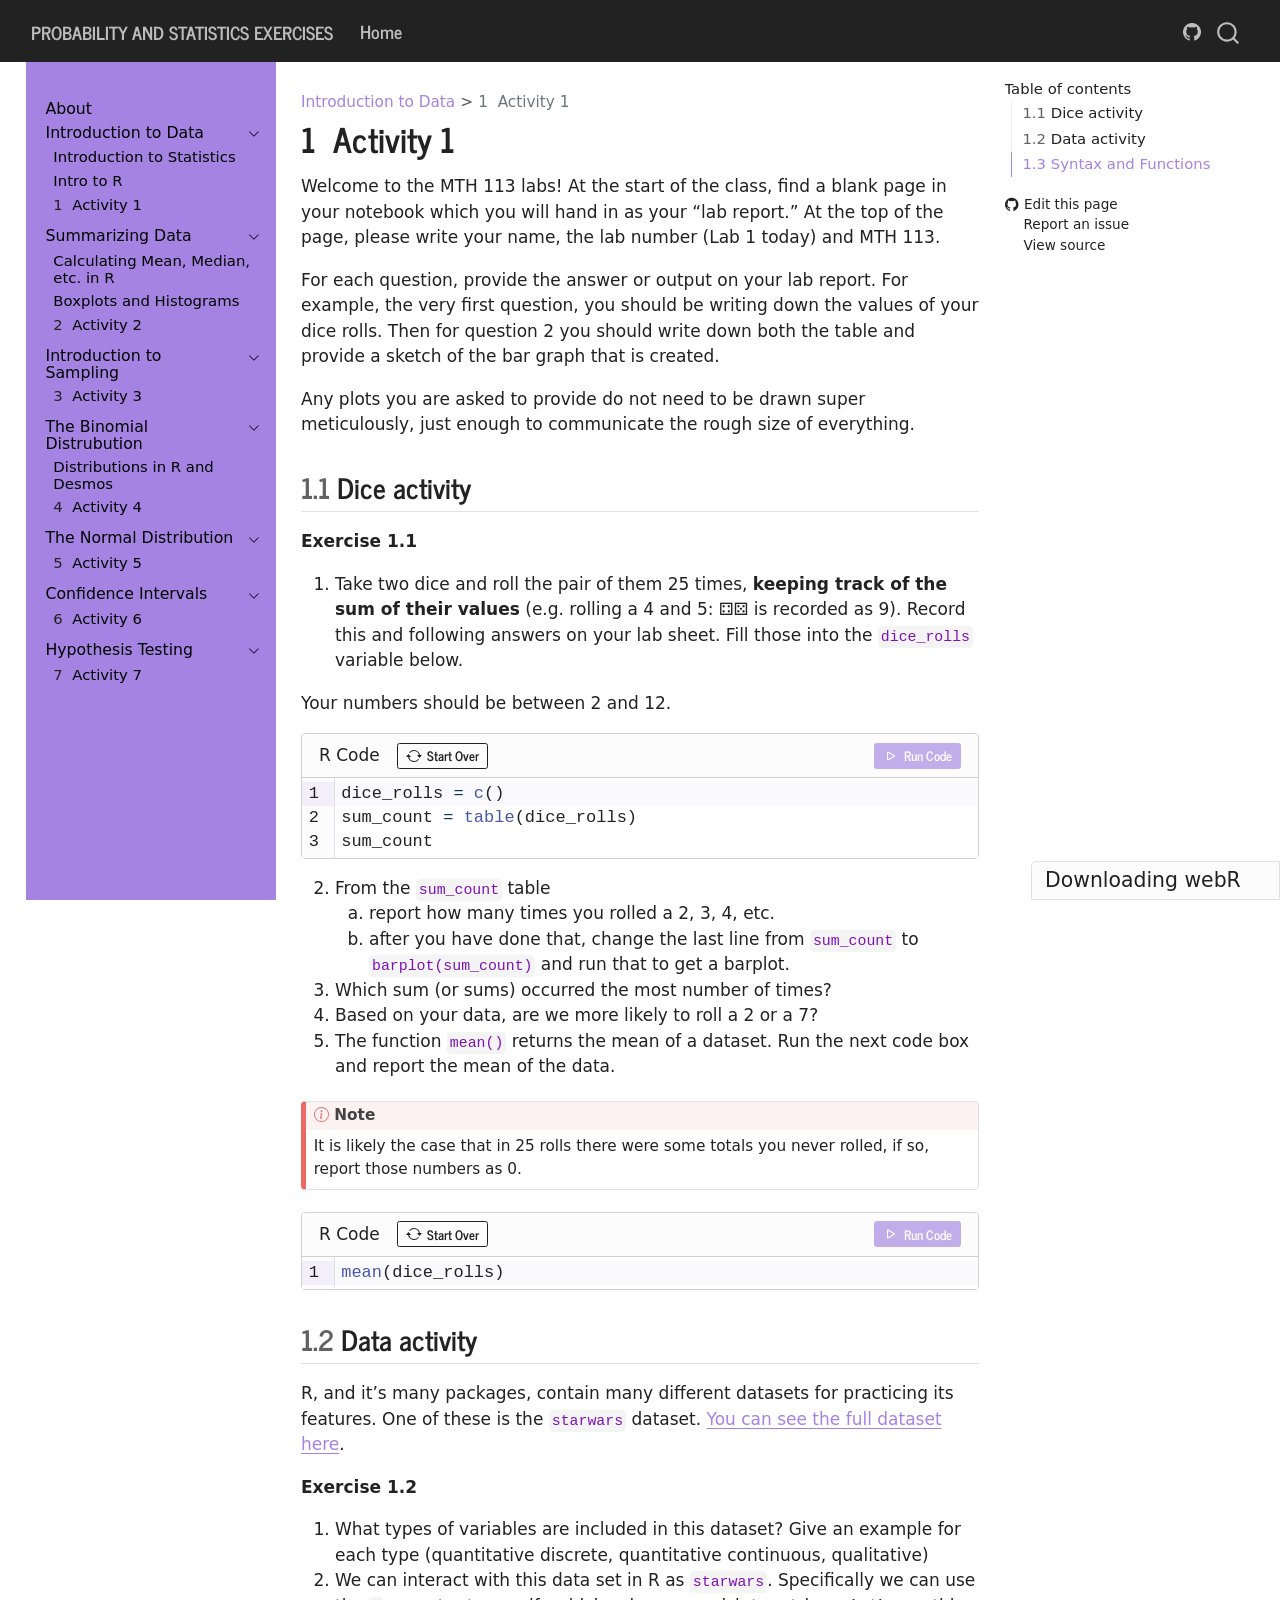
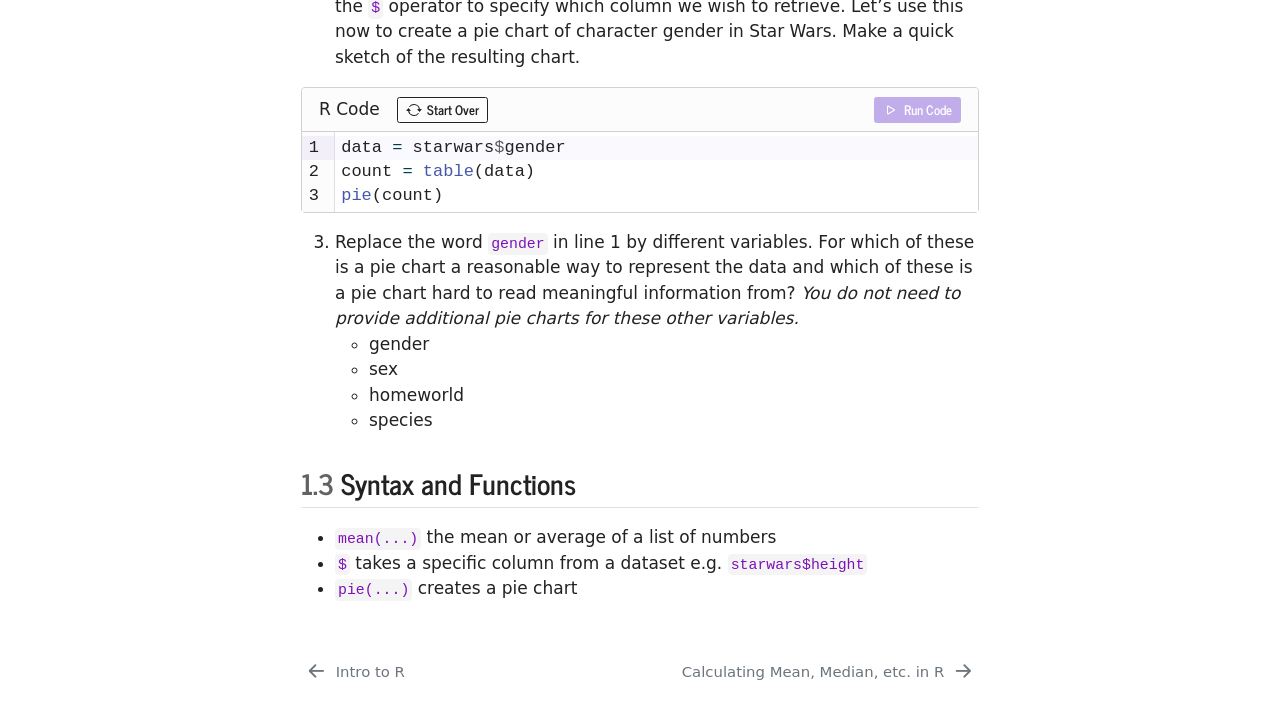
<file: project-1/bars-and-pies.html>
<!DOCTYPE html>
<html xmlns="http://www.w3.org/1999/xhtml" lang="en" xml:lang="en"><head>

<meta charset="utf-8">
<meta name="generator" content="quarto-1.10.0">

<meta name="viewport" content="width=device-width, initial-scale=1.0, user-scalable=yes">


<title>1&nbsp; Activity 1 – Probability and Statistics Exercises</title>
<style>
/* Default styles provided by pandoc.
** See https://pandoc.org/MANUAL.html#variables-for-html for config info.
*/
code{white-space: pre-wrap;}
span.smallcaps{font-variant: small-caps;}
div.columns{display: flex; gap: min(4vw, 1.5em);}
div.column{flex: auto; overflow-x: auto;}
div.hanging-indent{margin-left: 1.5em; text-indent: -1.5em;}
ul.task-list{list-style: none;}
ul.task-list li input[type="checkbox"] {
  width: 0.8em;
  margin: 0 0.8em 0.2em -1em; /* quarto-specific, see https://github.com/quarto-dev/quarto-cli/issues/4556 */ 
  vertical-align: middle;
}
</style>


<script src="../site_libs/quarto-nav/quarto-nav.js"></script>
<script src="../site_libs/quarto-nav/headroom.min.js"></script>
<script src="../site_libs/clipboard/clipboard.min.js"></script>
<script src="../site_libs/quarto-search/autocomplete.umd.js"></script>
<script src="../site_libs/quarto-search/fuse.min.js"></script>
<script src="../site_libs/quarto-search/quarto-search.js"></script>
<meta name="quarto:offset" content="../">
<link href="../project-2/calculating-statistics.html" rel="next">
<link href="../project-1/intro.html" rel="prev">
<script src="../site_libs/quarto-html/quarto.js" type="module"></script>
<script src="../site_libs/quarto-html/tabsets/tabsets.js" type="module"></script>
<script src="../site_libs/quarto-html/popper.min.js"></script>
<script src="../site_libs/quarto-html/tippy.umd.min.js"></script>
<script src="../site_libs/quarto-html/anchor.min.js"></script>
<link href="../site_libs/quarto-html/tippy.css" rel="stylesheet">
<link href="../site_libs/quarto-html/quarto-syntax-highlighting-9c5e1a58ae97b3faeeb5cca0e0e2eaf1.css" rel="stylesheet" id="quarto-text-highlighting-styles">
<script src="../site_libs/bootstrap/bootstrap.min.js"></script>
<link href="../site_libs/bootstrap/bootstrap-icons.css" rel="stylesheet">
<link href="../site_libs/bootstrap/bootstrap-2572d525f6421df5b703f0527af63c72.min.css" rel="stylesheet" append-hash="true" id="quarto-bootstrap" data-mode="light">
<script src="../site_libs/quarto-contrib/live-runtime/live-runtime.js" type="module"></script>
<link href="../site_libs/quarto-contrib/live-runtime/live-runtime.css" rel="stylesheet">
<script id="quarto-search-options" type="application/json">{
  "location": "navbar",
  "copy-button": false,
  "collapse-after": 3,
  "panel-placement": "end",
  "type": "overlay",
  "limit": 50,
  "keyboard-shortcut": [
    "f",
    "/",
    "s"
  ],
  "show-item-context": false,
  "language": {
    "search-no-results-text": "No results",
    "search-matching-documents-text": "matching documents",
    "search-copy-link-title": "Copy link to search",
    "search-hide-matches-text": "Hide additional matches",
    "search-more-match-text": "more match in this document",
    "search-more-matches-text": "more matches in this document",
    "search-clear-button-title": "Clear",
    "search-text-placeholder": "",
    "search-detached-cancel-button-title": "Cancel",
    "search-submit-button-title": "Submit",
    "search-label": "Search"
  }
}</script>
<script type="module" src="../site_libs/quarto-ojs/quarto-ojs-runtime.js"></script>
<link href="../site_libs/quarto-ojs/quarto-ojs.css" rel="stylesheet">


<link rel="stylesheet" href="../style.css">
</head>

<body class="nav-sidebar floating nav-fixed quarto-light">

<div id="quarto-search-results"></div>
  <header id="quarto-header" class="headroom fixed-top">
    <nav class="navbar navbar-expand-lg " data-bs-theme="dark">
      <div class="navbar-container container-fluid">
      <div class="navbar-brand-container mx-auto">
    <a class="navbar-brand" href="../index.html">
    <span class="navbar-title">Probability and Statistics Exercises</span>
    </a>
  </div>
            <div id="quarto-search" class="" title="Search"></div>
          <button class="navbar-toggler" type="button" data-bs-toggle="collapse" data-bs-target="#navbarCollapse" aria-controls="navbarCollapse" role="menu" aria-expanded="false" aria-label="Toggle navigation" onclick="if (window.quartoToggleHeadroom) { window.quartoToggleHeadroom(); }">
  <span class="navbar-toggler-icon"></span>
</button>
          <div class="collapse navbar-collapse" id="navbarCollapse">
            <ul class="navbar-nav navbar-nav-scroll me-auto">
  <li class="nav-item">
    <a class="nav-link" href="https://seragunn.github.io/"> 
<span class="menu-text">Home</span></a>
  </li>  
</ul>
          </div> <!-- /navcollapse -->
            <div class="quarto-navbar-tools">
    <a href="https://github.com/seragunn/probstats-exercises/" title="Source Code" class="quarto-navigation-tool px-1" aria-label="Source Code"><i class="bi bi-github"></i></a>
</div>
      </div> <!-- /container-fluid -->
    </nav>
  <nav class="quarto-secondary-nav">
    <div class="container-fluid d-flex">
      <button type="button" class="quarto-btn-toggle btn" data-bs-toggle="collapse" role="button" data-bs-target=".quarto-sidebar-collapse-item" aria-controls="quarto-sidebar" aria-expanded="false" aria-label="Toggle sidebar navigation" onclick="if (window.quartoToggleHeadroom) { window.quartoToggleHeadroom(); }">
        <i class="bi bi-layout-text-sidebar-reverse"></i>
      </button>
        <nav class="quarto-page-breadcrumbs" aria-label="breadcrumb"><ol class="breadcrumb"><li class="breadcrumb-item"><a href="../project-1/slides.html">Introduction to Data</a></li><li class="breadcrumb-item"><a href="../project-1/bars-and-pies.html"><span class="chapter-number">1</span>&nbsp; <span class="chapter-title">Activity 1</span></a></li></ol></nav>
        <a class="flex-grow-1" role="navigation" data-bs-toggle="collapse" data-bs-target=".quarto-sidebar-collapse-item" aria-controls="quarto-sidebar" aria-expanded="false" aria-label="Toggle sidebar navigation" onclick="if (window.quartoToggleHeadroom) { window.quartoToggleHeadroom(); }">      
        </a>
    </div>
  </nav>
</header>
<!-- content -->
<div id="quarto-content" class="quarto-container page-columns page-rows-contents page-layout-article page-navbar">
<!-- sidebar -->
  <nav id="quarto-sidebar" class="sidebar collapse collapse-horizontal quarto-sidebar-collapse-item sidebar-navigation floating overflow-auto">
    <div class="sidebar-menu-container"> 
    <ul class="list-unstyled mt-1">
        <li class="sidebar-item">
  <div class="sidebar-item-container"> 
  <a href="../index.html" class="sidebar-item-text sidebar-link">
 <span class="menu-text">About</span></a>
  </div>
</li>
        <li class="sidebar-item sidebar-item-section">
      <div class="sidebar-item-container"> 
            <a class="sidebar-item-text sidebar-link text-start" data-bs-toggle="collapse" data-bs-target="#quarto-sidebar-section-1" role="navigation" aria-expanded="true">
 <span class="menu-text">Introduction to Data</span></a>
          <a class="sidebar-item-toggle text-start" data-bs-toggle="collapse" data-bs-target="#quarto-sidebar-section-1" role="navigation" aria-expanded="true" aria-label="Toggle section">
            <i class="bi bi-chevron-right ms-2"></i>
          </a> 
      </div>
      <ul id="quarto-sidebar-section-1" class="collapse list-unstyled sidebar-section depth1 show">  
          <li class="sidebar-item">
  <div class="sidebar-item-container"> 
  <a href="../project-1/slides.html" class="sidebar-item-text sidebar-link">
 <span class="menu-text">Introduction to Statistics</span></a>
  </div>
</li>
          <li class="sidebar-item">
  <div class="sidebar-item-container"> 
  <a href="../project-1/intro.html" class="sidebar-item-text sidebar-link">
 <span class="menu-text">Intro to R</span></a>
  </div>
</li>
          <li class="sidebar-item">
  <div class="sidebar-item-container"> 
  <a href="../project-1/bars-and-pies.html" class="sidebar-item-text sidebar-link active">
 <span class="menu-text"><span class="chapter-number">1</span>&nbsp; <span class="chapter-title">Activity 1</span></span></a>
  </div>
</li>
      </ul>
  </li>
        <li class="sidebar-item sidebar-item-section">
      <div class="sidebar-item-container"> 
            <a class="sidebar-item-text sidebar-link text-start" data-bs-toggle="collapse" data-bs-target="#quarto-sidebar-section-2" role="navigation" aria-expanded="true">
 <span class="menu-text">Summarizing Data</span></a>
          <a class="sidebar-item-toggle text-start" data-bs-toggle="collapse" data-bs-target="#quarto-sidebar-section-2" role="navigation" aria-expanded="true" aria-label="Toggle section">
            <i class="bi bi-chevron-right ms-2"></i>
          </a> 
      </div>
      <ul id="quarto-sidebar-section-2" class="collapse list-unstyled sidebar-section depth1 show">  
          <li class="sidebar-item">
  <div class="sidebar-item-container"> 
  <a href="../project-2/calculating-statistics.html" class="sidebar-item-text sidebar-link">
 <span class="menu-text">Calculating Mean, Median, etc. in R</span></a>
  </div>
</li>
          <li class="sidebar-item">
  <div class="sidebar-item-container"> 
  <a href="../project-2/box-hist.html" class="sidebar-item-text sidebar-link">
 <span class="menu-text">Boxplots and Histograms</span></a>
  </div>
</li>
          <li class="sidebar-item">
  <div class="sidebar-item-container"> 
  <a href="../project-2/visualizing-shape.html" class="sidebar-item-text sidebar-link">
 <span class="menu-text"><span class="chapter-number">2</span>&nbsp; <span class="chapter-title">Activity 2</span></span></a>
  </div>
</li>
      </ul>
  </li>
        <li class="sidebar-item sidebar-item-section">
      <div class="sidebar-item-container"> 
            <a class="sidebar-item-text sidebar-link text-start" data-bs-toggle="collapse" data-bs-target="#quarto-sidebar-section-3" role="navigation" aria-expanded="true">
 <span class="menu-text">Introduction to Sampling</span></a>
          <a class="sidebar-item-toggle text-start" data-bs-toggle="collapse" data-bs-target="#quarto-sidebar-section-3" role="navigation" aria-expanded="true" aria-label="Toggle section">
            <i class="bi bi-chevron-right ms-2"></i>
          </a> 
      </div>
      <ul id="quarto-sidebar-section-3" class="collapse list-unstyled sidebar-section depth1 show">  
          <li class="sidebar-item">
  <div class="sidebar-item-container"> 
  <a href="../project-3/intro-to-sampling.html" class="sidebar-item-text sidebar-link">
 <span class="menu-text"><span class="chapter-number">3</span>&nbsp; <span class="chapter-title">Activity 3</span></span></a>
  </div>
</li>
      </ul>
  </li>
        <li class="sidebar-item sidebar-item-section">
      <div class="sidebar-item-container"> 
            <a class="sidebar-item-text sidebar-link text-start" data-bs-toggle="collapse" data-bs-target="#quarto-sidebar-section-4" role="navigation" aria-expanded="true">
 <span class="menu-text">The Binomial Distrubution</span></a>
          <a class="sidebar-item-toggle text-start" data-bs-toggle="collapse" data-bs-target="#quarto-sidebar-section-4" role="navigation" aria-expanded="true" aria-label="Toggle section">
            <i class="bi bi-chevron-right ms-2"></i>
          </a> 
      </div>
      <ul id="quarto-sidebar-section-4" class="collapse list-unstyled sidebar-section depth1 show">  
          <li class="sidebar-item">
  <div class="sidebar-item-container"> 
  <a href="../project-4/distributions.html" class="sidebar-item-text sidebar-link">
 <span class="menu-text">Distributions in R and Desmos</span></a>
  </div>
</li>
          <li class="sidebar-item">
  <div class="sidebar-item-container"> 
  <a href="../project-4/binomial.html" class="sidebar-item-text sidebar-link">
 <span class="menu-text"><span class="chapter-number">4</span>&nbsp; <span class="chapter-title">Activity 4</span></span></a>
  </div>
</li>
      </ul>
  </li>
        <li class="sidebar-item sidebar-item-section">
      <div class="sidebar-item-container"> 
            <a class="sidebar-item-text sidebar-link text-start" data-bs-toggle="collapse" data-bs-target="#quarto-sidebar-section-5" role="navigation" aria-expanded="true">
 <span class="menu-text">The Normal Distribution</span></a>
          <a class="sidebar-item-toggle text-start" data-bs-toggle="collapse" data-bs-target="#quarto-sidebar-section-5" role="navigation" aria-expanded="true" aria-label="Toggle section">
            <i class="bi bi-chevron-right ms-2"></i>
          </a> 
      </div>
      <ul id="quarto-sidebar-section-5" class="collapse list-unstyled sidebar-section depth1 show">  
          <li class="sidebar-item">
  <div class="sidebar-item-container"> 
  <a href="../project-5/normal.html" class="sidebar-item-text sidebar-link">
 <span class="menu-text"><span class="chapter-number">5</span>&nbsp; <span class="chapter-title">Activity 5</span></span></a>
  </div>
</li>
      </ul>
  </li>
        <li class="sidebar-item sidebar-item-section">
      <div class="sidebar-item-container"> 
            <a class="sidebar-item-text sidebar-link text-start" data-bs-toggle="collapse" data-bs-target="#quarto-sidebar-section-6" role="navigation" aria-expanded="true">
 <span class="menu-text">Confidence Intervals</span></a>
          <a class="sidebar-item-toggle text-start" data-bs-toggle="collapse" data-bs-target="#quarto-sidebar-section-6" role="navigation" aria-expanded="true" aria-label="Toggle section">
            <i class="bi bi-chevron-right ms-2"></i>
          </a> 
      </div>
      <ul id="quarto-sidebar-section-6" class="collapse list-unstyled sidebar-section depth1 show">  
          <li class="sidebar-item">
  <div class="sidebar-item-container"> 
  <a href="../project-6/ci.html" class="sidebar-item-text sidebar-link">
 <span class="menu-text"><span class="chapter-number">6</span>&nbsp; <span class="chapter-title">Activity 6</span></span></a>
  </div>
</li>
      </ul>
  </li>
        <li class="sidebar-item sidebar-item-section">
      <div class="sidebar-item-container"> 
            <a class="sidebar-item-text sidebar-link text-start" data-bs-toggle="collapse" data-bs-target="#quarto-sidebar-section-7" role="navigation" aria-expanded="true">
 <span class="menu-text">Hypothesis Testing</span></a>
          <a class="sidebar-item-toggle text-start" data-bs-toggle="collapse" data-bs-target="#quarto-sidebar-section-7" role="navigation" aria-expanded="true" aria-label="Toggle section">
            <i class="bi bi-chevron-right ms-2"></i>
          </a> 
      </div>
      <ul id="quarto-sidebar-section-7" class="collapse list-unstyled sidebar-section depth1 show">  
          <li class="sidebar-item">
  <div class="sidebar-item-container"> 
  <a href="../project-7/hyptest.html" class="sidebar-item-text sidebar-link">
 <span class="menu-text"><span class="chapter-number">7</span>&nbsp; <span class="chapter-title">Activity 7</span></span></a>
  </div>
</li>
      </ul>
  </li>
    </ul>
    </div>
</nav>
<div id="quarto-sidebar-glass" class="quarto-sidebar-collapse-item" data-bs-toggle="collapse" data-bs-target=".quarto-sidebar-collapse-item"></div>
<!-- margin-sidebar -->
    <div id="quarto-margin-sidebar" class="sidebar margin-sidebar">
        <nav id="TOC" role="doc-toc" class="toc-active">
    <h2 id="toc-title">Table of contents</h2>
   
  <ul>
  <li><a href="#dice-activity" id="toc-dice-activity" class="nav-link active" data-scroll-target="#dice-activity"><span class="header-section-number">1.1</span> Dice activity</a></li>
  <li><a href="#data-activity" id="toc-data-activity" class="nav-link" data-scroll-target="#data-activity"><span class="header-section-number">1.2</span> Data activity</a></li>
  <li><a href="#syntax-and-functions" id="toc-syntax-and-functions" class="nav-link" data-scroll-target="#syntax-and-functions"><span class="header-section-number">1.3</span> Syntax and Functions</a></li>
  </ul>
<div class="toc-actions"><ul><li><a href="https://github.com/seragunn/probstats-exercises/edit/main/project-1/bars-and-pies.qmd" class="toc-action"><i class="bi bi-github"></i>Edit this page</a></li><li><a href="https://github.com/seragunn/probstats-exercises/issues/new" class="toc-action"><i class="bi empty"></i>Report an issue</a></li><li><a href="https://github.com/seragunn/probstats-exercises/blob/main/project-1/bars-and-pies.qmd" class="toc-action"><i class="bi empty"></i>View source</a></li></ul></div></nav>
    </div>
<!-- main -->
<main class="content" id="quarto-document-content">

<header id="title-block-header" class="quarto-title-block default"><nav class="quarto-page-breadcrumbs quarto-title-breadcrumbs d-none d-lg-block" aria-label="breadcrumb"><ol class="breadcrumb"><li class="breadcrumb-item"><a href="../project-1/slides.html">Introduction to Data</a></li><li class="breadcrumb-item"><a href="../project-1/bars-and-pies.html"><span class="chapter-number">1</span>&nbsp; <span class="chapter-title">Activity 1</span></a></li></ol></nav>
<div class="quarto-title">
<h1 class="title"><span class="chapter-number">1</span>&nbsp; <span class="chapter-title">Activity 1</span></h1>
</div>



<div class="quarto-title-meta">

    
  
    
  </div>
  


</header>


<p>Welcome to the MTH 113 labs! At the start of the class, find a blank page in your notebook which you will hand in as your “lab report.” At the top of the page, please write your name, the lab number (Lab 1 today) and MTH 113.</p>
<p>For each question, provide the answer or output on your lab report. For example, the very first question, you should be writing down the values of your dice rolls. Then for question 2 you should write down both the table and provide a sketch of the bar graph that is created.</p>
<p>Any plots you are asked to provide do not need to be drawn super meticulously, just enough to communicate the rough size of everything.</p>
<section id="dice-activity" class="level2" data-number="1.1">
<h2 data-number="1.1" class="anchored" data-anchor-id="dice-activity"><span class="header-section-number">1.1</span> Dice activity</h2>
<div id="exr-dice-activity" class="theorem exercise">
<p><span class="theorem-title"><strong>Exercise 1.1</strong></span> &nbsp;</p>
<ol type="1">
<li>Take two dice and roll the pair of them 25 times, <strong>keeping track of the sum of their values</strong> (e.g.&nbsp;rolling a 4 and 5: ⚃⚄ is recorded as 9). Record this and following answers on your lab sheet. Fill those into the <code>dice_rolls</code> variable below.</li>
</ol>
<p>Your numbers should be between 2 and 12.</p>
<div>
<div id="webr-1" class="exercise-cell">

</div>
<script type="webr-1-contents">
eyJhdHRyIjp7ImVkaXQiOnRydWUsImV2YWwiOnRydWV9LCJjb2RlIjoiZGljZV9yb2xscyA9IGMoKVxuc3VtX2NvdW50ID0gdGFibGUoZGljZV9yb2xscylcbnN1bV9jb3VudCJ9
</script>
</div>
<ol start="2" type="1">
<li>From the <code>sum_count</code> table
<ol type="a">
<li>report how many times you rolled a 2, 3, 4, etc.</li>
<li>after you have done that, change the last line from <code>sum_count</code> to <code>barplot(sum_count)</code> and run that to get a barplot.</li>
</ol></li>
<li>Which sum (or sums) occurred the most number of times?</li>
<li>Based on your data, are we more likely to roll a 2 or a 7?</li>
<li>The function <code>mean()</code> returns the mean of a dataset. Run the next code box and report the mean of the data.</li>
</ol>
</div>
<div class="callout callout-style-default callout-note callout-titled">
<div class="callout-header d-flex align-content-center">
<div class="callout-icon-container">
<i class="callout-icon"></i>
</div>
<div class="callout-title-container flex-fill">
Note
</div>
</div>
<div class="callout-body-container callout-body">
<p>It is likely the case that in 25 rolls there were some totals you never rolled, if so, report those numbers as 0.</p>
</div>
</div>
<div>
<div id="webr-2" class="exercise-cell">

</div>
<script type="webr-2-contents">
eyJhdHRyIjp7ImVkaXQiOnRydWUsImV2YWwiOnRydWV9LCJjb2RlIjoibWVhbihkaWNlX3JvbGxzKSJ9
</script>
</div>
</section>
<section id="data-activity" class="level2" data-number="1.2">
<h2 data-number="1.2" class="anchored" data-anchor-id="data-activity"><span class="header-section-number">1.2</span> Data activity</h2>
<p>R, and it’s many packages, contain many different datasets for practicing its features. One of these is the <code>starwars</code> dataset. <a href="https://github.com/tidyverse/dplyr/blob/main/data-raw/starwars.csv" target="_blank">You can see the full dataset here</a>.</p>
<div id="exr-starwars-data" class="theorem exercise">
<p><span class="theorem-title"><strong>Exercise 1.2</strong></span> &nbsp;</p>
<ol type="1">
<li>What types of variables are included in this dataset? Give an example for each type (quantitative discrete, quantitative continuous, qualitative)</li>
<li>We can interact with this data set in R as <code>starwars</code>. Specifically we can use the <code>$</code> operator to specify which column we wish to retrieve. Let’s use this now to create a pie chart of character gender in Star Wars. Make a quick sketch of the resulting chart.</li>
</ol>
<div>
<div id="webr-3" class="exercise-cell">

</div>
<script type="webr-3-contents">
eyJhdHRyIjp7ImVkaXQiOnRydWUsImV2YWwiOnRydWV9LCJjb2RlIjoiZGF0YSA9IHN0YXJ3YXJzJGdlbmRlclxuY291bnQgPSB0YWJsZShkYXRhKVxucGllKGNvdW50KSJ9
</script>
</div>
<ol start="3" type="1">
<li>Replace the word <code>gender</code> in line 1 by different variables. For which of these is a pie chart a reasonable way to represent the data and which of these is a pie chart hard to read meaningful information from? <em>You do not need to provide additional pie charts for these other variables.</em>
<ul>
<li>gender</li>
<li>sex</li>
<li>homeworld</li>
<li>species</li>
</ul></li>
</ol>
</div>
</section>
<section id="syntax-and-functions" class="level2" data-number="1.3">
<h2 data-number="1.3" class="anchored" data-anchor-id="syntax-and-functions"><span class="header-section-number">1.3</span> Syntax and Functions</h2>
<ul>
<li><code>mean(...)</code> the mean or average of a list of numbers</li>
<li><code>$</code> takes a specific column from a dataset e.g.&nbsp;<code>starwars$height</code></li>
<li><code>pie(...)</code> creates a pie chart</li>
</ul>


<script type="webr-data">
[base64]
</script>
<script type="ojs-module-contents">
[base64]
</script>
<div id="exercise-loading-indicator" class="exercise-loading-indicator d-none d-flex align-items-center gap-2">
<div id="exercise-loading-status" class="d-flex gap-2">

</div>
<div class="spinner-grow spinner-grow-sm">

</div>
</div>
<script type="vfs-file">
W10=
</script>
</section>

</main> <!-- /main -->
<script type="ojs-module-contents">
eyJjb250ZW50cyI6W119
</script>
<script type="module">
if (window.location.protocol === "file:") { alert("The OJS runtime does not work with file:// URLs. Please use a web server to view this document."); }
window._ojs.paths.runtimeToDoc = "../../project-1";
window._ojs.paths.runtimeToRoot = "../..";
window._ojs.paths.docToRoot = "..";
window._ojs.selfContained = false;
window._ojs.runtime.interpretFromScriptTags();
</script>
<script id="quarto-html-after-body" type="application/javascript">
  window.document.addEventListener("DOMContentLoaded", function (event) {
    const icon = "";
    const anchorJS = new window.AnchorJS();
    anchorJS.options = {
      placement: 'right',
      icon: icon
    };
    anchorJS.add('.anchored');
    const isCodeAnnotation = (el) => {
      for (const clz of el.classList) {
        if (clz.startsWith('code-annotation-')) {                     
          return true;
        }
      }
      return false;
    }
    const onCopySuccess = function(e) {
      // button target
      const button = e.trigger;
      // don't keep focus
      button.blur();
      // flash "checked"
      button.classList.add('code-copy-button-checked');
      var currentTitle = button.getAttribute("title");
      button.setAttribute("title", "Copied!");
      let tooltip;
      if (window.bootstrap) {
        button.setAttribute("data-bs-toggle", "tooltip");
        button.setAttribute("data-bs-placement", "left");
        button.setAttribute("data-bs-title", "Copied!");
        tooltip = new bootstrap.Tooltip(button, 
          { trigger: "manual", 
            customClass: "code-copy-button-tooltip",
            offset: [0, -8]});
        tooltip.show();    
      }
      setTimeout(function() {
        if (tooltip) {
          tooltip.hide();
          button.removeAttribute("data-bs-title");
          button.removeAttribute("data-bs-toggle");
          button.removeAttribute("data-bs-placement");
        }
        button.setAttribute("title", currentTitle);
        button.classList.remove('code-copy-button-checked');
      }, 1000);
      // clear code selection
      e.clearSelection();
    }
    const getTextToCopy = function(trigger) {
      const outerScaffold = trigger.parentElement.cloneNode(true);
      const codeEl = outerScaffold.querySelector('code');
      for (const childEl of codeEl.children) {
        if (isCodeAnnotation(childEl)) {
          childEl.remove();
        }
      }
      return codeEl.innerText;
    }
    const clipboard = new window.ClipboardJS('.code-copy-button:not([data-in-quarto-modal])', {
      text: getTextToCopy
    });
    clipboard.on('success', onCopySuccess);
    if (window.document.getElementById('quarto-embedded-source-code-modal')) {
      const clipboardModal = new window.ClipboardJS('.code-copy-button[data-in-quarto-modal]', {
        text: getTextToCopy,
        container: window.document.getElementById('quarto-embedded-source-code-modal')
      });
      clipboardModal.on('success', onCopySuccess);
    }
      var localhostRegex = new RegExp(/^(?:http|https):\/\/localhost\:?[0-9]*\//);
      var mailtoRegex = new RegExp(/^mailto:/);
        var filterRegex = new RegExp("https:\/\/seragunn\.github\.io\/probstats-exercises\/");
      var isInternal = (href) => {
          return filterRegex.test(href) || localhostRegex.test(href) || mailtoRegex.test(href);
      }
      // Inspect non-navigation links and adorn them if external
     var links = window.document.querySelectorAll('a[href]:not(.nav-link):not(.navbar-brand):not(.toc-action):not(.sidebar-link):not(.sidebar-item-toggle):not(.pagination-link):not(.no-external):not([aria-hidden]):not(.dropdown-item):not(.quarto-navigation-tool):not(.about-link)');
      for (var i=0; i<links.length; i++) {
        const link = links[i];
        if (!isInternal(link.href)) {
          // undo the damage that might have been done by quarto-nav.js in the case of
          // links that we want to consider external
          if (link.dataset.originalHref !== undefined) {
            link.href = link.dataset.originalHref;
          }
        }
      }
    function tippyHover(el, contentFn, onTriggerFn, onUntriggerFn) {
      const config = {
        allowHTML: true,
        maxWidth: 500,
        delay: 100,
        arrow: false,
        appendTo: function(el) {
            return el.parentElement;
        },
        interactive: true,
        interactiveBorder: 10,
        theme: 'quarto',
        placement: 'bottom-start',
      };
      if (contentFn) {
        config.content = contentFn;
      }
      if (onTriggerFn) {
        config.onTrigger = onTriggerFn;
      }
      if (onUntriggerFn) {
        config.onUntrigger = onUntriggerFn;
      }
      window.tippy(el, config); 
    }
    const noterefs = window.document.querySelectorAll('a[role="doc-noteref"]');
    for (var i=0; i<noterefs.length; i++) {
      const ref = noterefs[i];
      tippyHover(ref, function() {
        // use id or data attribute instead here
        let href = ref.getAttribute('data-footnote-href') || ref.getAttribute('href');
        try { href = new URL(href).hash; } catch {}
        const id = href.replace(/^#\/?/, "");
        const note = window.document.getElementById(id);
        if (note) {
          return note.innerHTML;
        } else {
          return "";
        }
      });
    }
    const xrefs = window.document.querySelectorAll('a.quarto-xref');
    const processXRef = (id, note) => {
      // Strip column container classes
      const stripColumnClz = (el) => {
        el.classList.remove("page-full", "page-columns");
        if (el.children) {
          for (const child of el.children) {
            stripColumnClz(child);
          }
        }
      }
      stripColumnClz(note)
      if (id === null || id.startsWith('sec-')) {
        // Special case sections, only their first couple elements
        const container = document.createElement("div");
        if (note.children && note.children.length > 2) {
          container.appendChild(note.children[0].cloneNode(true));
          for (let i = 1; i < note.children.length; i++) {
            const child = note.children[i];
            if (child.tagName === "P" && child.innerText === "") {
              continue;
            } else {
              container.appendChild(child.cloneNode(true));
              break;
            }
          }
          if (window.Quarto?.typesetMath) {
            window.Quarto.typesetMath(container);
          }
          return container.innerHTML
        } else {
          if (window.Quarto?.typesetMath) {
            window.Quarto.typesetMath(note);
          }
          return note.innerHTML;
        }
      } else {
        // Remove any anchor links if they are present
        const anchorLink = note.querySelector('a.anchorjs-link');
        if (anchorLink) {
          anchorLink.remove();
        }
        if (window.Quarto?.typesetMath) {
          window.Quarto.typesetMath(note);
        }
        if (note.classList.contains("callout")) {
          return note.outerHTML;
        } else {
          return note.innerHTML;
        }
      }
    }
    for (var i=0; i<xrefs.length; i++) {
      const xref = xrefs[i];
      tippyHover(xref, undefined, function(instance) {
        instance.disable();
        let url = xref.getAttribute('href');
        let hash = undefined; 
        if (url.startsWith('#')) {
          hash = url;
        } else {
          try { hash = new URL(url).hash; } catch {}
        }
        if (hash) {
          const id = hash.replace(/^#\/?/, "");
          const note = window.document.getElementById(id);
          if (note !== null) {
            try {
              const html = processXRef(id, note.cloneNode(true));
              instance.setContent(html);
            } finally {
              instance.enable();
              instance.show();
            }
          } else {
            // See if we can fetch this
            fetch(url.split('#')[0])
            .then(res => res.text())
            .then(html => {
              const parser = new DOMParser();
              const htmlDoc = parser.parseFromString(html, "text/html");
              const note = htmlDoc.getElementById(id);
              if (note !== null) {
                const html = processXRef(id, note);
                instance.setContent(html);
              } 
            }).finally(() => {
              instance.enable();
              instance.show();
            });
          }
        } else {
          // See if we can fetch a full url (with no hash to target)
          // This is a special case and we should probably do some content thinning / targeting
          fetch(url)
          .then(res => res.text())
          .then(html => {
            const parser = new DOMParser();
            const htmlDoc = parser.parseFromString(html, "text/html");
            const note = htmlDoc.querySelector('main.content');
            if (note !== null) {
              // This should only happen for chapter cross references
              // (since there is no id in the URL)
              // remove the first header
              if (note.children.length > 0 && note.children[0].tagName === "HEADER") {
                note.children[0].remove();
              }
              const html = processXRef(null, note);
              instance.setContent(html);
            } 
          }).finally(() => {
            instance.enable();
            instance.show();
          });
        }
      }, function(instance) {
      });
    }
        let selectedAnnoteEl;
        const selectorForAnnotation = ( cell, annotation) => {
          let cellAttr = 'data-code-cell="' + cell + '"';
          let lineAttr = 'data-code-annotation="' +  annotation + '"';
          const selector = 'span[' + cellAttr + '][' + lineAttr + ']';
          return selector;
        }
        const selectCodeLines = (annoteEl) => {
          const doc = window.document;
          const targetCell = annoteEl.getAttribute("data-target-cell");
          const targetAnnotation = annoteEl.getAttribute("data-target-annotation");
          const annoteSpan = window.document.querySelector(selectorForAnnotation(targetCell, targetAnnotation));
          const lines = annoteSpan.getAttribute("data-code-lines").split(",");
          const lineIds = lines.map((line) => {
            return targetCell + "-" + line;
          })
          let top = null;
          let height = null;
          let parent = null;
          if (lineIds.length > 0) {
              //compute the position of the single el (top and bottom and make a div)
              const el = window.document.getElementById(lineIds[0]);
              top = el.offsetTop;
              height = el.offsetHeight;
              parent = el.parentElement.parentElement;
            if (lineIds.length > 1) {
              const lastEl = window.document.getElementById(lineIds[lineIds.length - 1]);
              const bottom = lastEl.offsetTop + lastEl.offsetHeight;
              height = bottom - top;
            }
            if (top !== null && height !== null && parent !== null) {
              // cook up a div (if necessary) and position it 
              let div = window.document.getElementById("code-annotation-line-highlight");
              if (div === null) {
                div = window.document.createElement("div");
                div.setAttribute("id", "code-annotation-line-highlight");
                div.style.position = 'absolute';
                parent.appendChild(div);
              }
              div.style.top = top - 2 + "px";
              div.style.height = height + 4 + "px";
              div.style.left = 0;
              let gutterDiv = window.document.getElementById("code-annotation-line-highlight-gutter");
              if (gutterDiv === null) {
                gutterDiv = window.document.createElement("div");
                gutterDiv.setAttribute("id", "code-annotation-line-highlight-gutter");
                gutterDiv.style.position = 'absolute';
                const codeCell = window.document.getElementById(targetCell);
                const gutter = codeCell.querySelector('.code-annotation-gutter');
                gutter.appendChild(gutterDiv);
              }
              gutterDiv.style.top = top - 2 + "px";
              gutterDiv.style.height = height + 4 + "px";
            }
            selectedAnnoteEl = annoteEl;
          }
        };
        const unselectCodeLines = () => {
          const elementsIds = ["code-annotation-line-highlight", "code-annotation-line-highlight-gutter"];
          elementsIds.forEach((elId) => {
            const div = window.document.getElementById(elId);
            if (div) {
              div.remove();
            }
          });
          selectedAnnoteEl = undefined;
        };
          // Handle positioning of the toggle
      window.addEventListener(
        "resize",
        throttle(() => {
          elRect = undefined;
          if (selectedAnnoteEl) {
            selectCodeLines(selectedAnnoteEl);
          }
        }, 10)
      );
      function throttle(fn, ms) {
      let throttle = false;
      let timer;
        return (...args) => {
          if(!throttle) { // first call gets through
              fn.apply(this, args);
              throttle = true;
          } else { // all the others get throttled
              if(timer) clearTimeout(timer); // cancel #2
              timer = setTimeout(() => {
                fn.apply(this, args);
                timer = throttle = false;
              }, ms);
          }
        };
      }
        // Attach click handler to the DT
        const annoteDls = window.document.querySelectorAll('dt[data-target-cell]');
        for (const annoteDlNode of annoteDls) {
          annoteDlNode.addEventListener('click', (event) => {
            const clickedEl = event.target;
            if (clickedEl !== selectedAnnoteEl) {
              unselectCodeLines();
              const activeEl = window.document.querySelector('dt[data-target-cell].code-annotation-active');
              if (activeEl) {
                activeEl.classList.remove('code-annotation-active');
              }
              selectCodeLines(clickedEl);
              clickedEl.classList.add('code-annotation-active');
            } else {
              // Unselect the line
              unselectCodeLines();
              clickedEl.classList.remove('code-annotation-active');
            }
          });
        }
    const findCites = (el) => {
      const parentEl = el.parentElement;
      if (parentEl) {
        const cites = parentEl.dataset.cites;
        if (cites) {
          return {
            el,
            cites: cites.split(' ')
          };
        } else {
          return findCites(el.parentElement)
        }
      } else {
        return undefined;
      }
    };
    var bibliorefs = window.document.querySelectorAll('a[role="doc-biblioref"]');
    for (var i=0; i<bibliorefs.length; i++) {
      const ref = bibliorefs[i];
      const citeInfo = findCites(ref);
      if (citeInfo) {
        tippyHover(citeInfo.el, function() {
          var popup = window.document.createElement('div');
          citeInfo.cites.forEach(function(cite) {
            var citeDiv = window.document.createElement('div');
            citeDiv.classList.add('hanging-indent');
            citeDiv.classList.add('csl-entry');
            var biblioDiv = window.document.getElementById('ref-' + cite);
            if (biblioDiv) {
              citeDiv.innerHTML = biblioDiv.innerHTML;
            }
            popup.appendChild(citeDiv);
          });
          return popup.innerHTML;
        });
      }
    }
  });
  </script>
<nav class="page-navigation">
  <div class="nav-page nav-page-previous">
      <a href="../project-1/intro.html" class="pagination-link" aria-label="Intro to R">
        <i class="bi bi-arrow-left-short"></i> <span class="nav-page-text">Intro to R</span>
      </a>          
  </div>
  <div class="nav-page nav-page-next">
      <a href="../project-2/calculating-statistics.html" class="pagination-link" aria-label="Calculating Mean, Median, etc. in R">
        <span class="nav-page-text">Calculating Mean, Median, etc. in R</span> <i class="bi bi-arrow-right-short"></i>
      </a>
  </div>
</nav>
</div> <!-- /content -->




<footer class="footer"><div class="nav-footer"><div class="nav-footer-center"><div class="toc-actions d-sm-block d-md-none"><ul><li><a href="https://github.com/seragunn/probstats-exercises/edit/main/project-1/bars-and-pies.qmd" class="toc-action"><i class="bi bi-github"></i>Edit this page</a></li><li><a href="https://github.com/seragunn/probstats-exercises/issues/new" class="toc-action"><i class="bi empty"></i>Report an issue</a></li><li><a href="https://github.com/seragunn/probstats-exercises/blob/main/project-1/bars-and-pies.qmd" class="toc-action"><i class="bi empty"></i>View source</a></li></ul></div></div></div></footer></body></html>
</file>
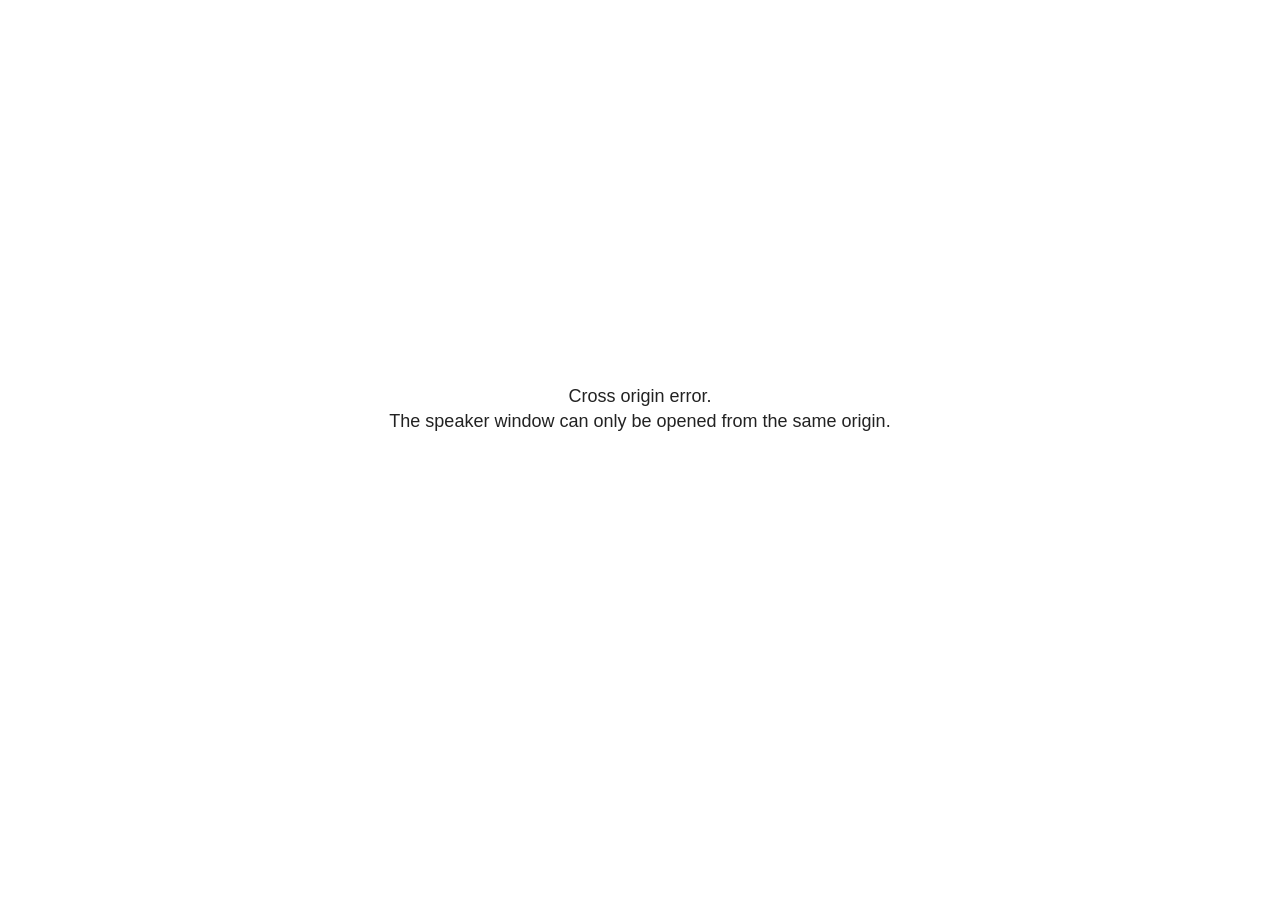
<file: project-1/intro/index_files/libs/revealjs/plugin/notes/speaker-view.html>
<!--
	NOTE: You need to build the notes plugin after making changes to this file.
-->
<html lang="en">
	<head>
		<meta charset="utf-8">

		<title>reveal.js - Speaker View</title>

		<style>
			body {
				font-family: Helvetica;
				font-size: 18px;
			}

			#current-slide,
			#upcoming-slide,
			#speaker-controls {
				padding: 6px;
				box-sizing: border-box;
				-moz-box-sizing: border-box;
			}

			#current-slide iframe,
			#upcoming-slide iframe {
				width: 100%;
				height: 100%;
				border: 1px solid #ddd;
			}

			#current-slide .label,
			#upcoming-slide .label {
				position: absolute;
				top: 10px;
				left: 10px;
				z-index: 2;
			}

			#connection-status {
				position: absolute;
				top: 0;
				left: 0;
				width: 100%;
				height: 100%;
				z-index: 20;
				padding: 30% 20% 20% 20%;
				font-size: 18px;
				color: #222;
				background: #fff;
				text-align: center;
				box-sizing: border-box;
				line-height: 1.4;
			}

			.overlay-element {
				height: 34px;
				line-height: 34px;
				padding: 0 10px;
				text-shadow: none;
				background: rgba( 220, 220, 220, 0.8 );
				color: #222;
				font-size: 14px;
			}

			.overlay-element.interactive:hover {
				background: rgba( 220, 220, 220, 1 );
			}

			#current-slide {
				position: absolute;
				width: 60%;
				height: 100%;
				top: 0;
				left: 0;
				padding-right: 0;
			}

			#upcoming-slide {
				position: absolute;
				width: 40%;
				height: 40%;
				right: 0;
				top: 0;
			}

			/* Speaker controls */
			#speaker-controls {
				position: absolute;
				top: 40%;
				right: 0;
				width: 40%;
				height: 60%;
				overflow: auto;
				font-size: 18px;
			}

				.speaker-controls-time.hidden,
				.speaker-controls-notes.hidden {
					display: none;
				}

				.speaker-controls-time .label,
				.speaker-controls-pace .label,
				.speaker-controls-notes .label {
					text-transform: uppercase;
					font-weight: normal;
					font-size: 0.66em;
					color: #666;
					margin: 0;
				}

				.speaker-controls-time, .speaker-controls-pace {
					border-bottom: 1px solid rgba( 200, 200, 200, 0.5 );
					margin-bottom: 10px;
					padding: 10px 16px;
					padding-bottom: 20px;
					cursor: pointer;
				}

				.speaker-controls-time .reset-button {
					opacity: 0;
					float: right;
					color: #666;
					text-decoration: none;
				}
				.speaker-controls-time:hover .reset-button {
					opacity: 1;
				}

				.speaker-controls-time .timer,
				.speaker-controls-time .clock {
					width: 50%;
				}

				.speaker-controls-time .timer,
				.speaker-controls-time .clock,
				.speaker-controls-time .pacing .hours-value,
				.speaker-controls-time .pacing .minutes-value,
				.speaker-controls-time .pacing .seconds-value {
					font-size: 1.9em;
				}

				.speaker-controls-time .timer {
					float: left;
				}

				.speaker-controls-time .clock {
					float: right;
					text-align: right;
				}

				.speaker-controls-time span.mute {
					opacity: 0.3;
				}

				.speaker-controls-time .pacing-title {
					margin-top: 5px;
				}

				.speaker-controls-time .pacing.ahead {
					color: blue;
				}

				.speaker-controls-time .pacing.on-track {
					color: green;
				}

				.speaker-controls-time .pacing.behind {
					color: red;
				}

				.speaker-controls-notes {
					padding: 10px 16px;
				}

				.speaker-controls-notes .value {
					margin-top: 5px;
					line-height: 1.4;
					font-size: 1.2em;
				}

			/* Layout selector */
			#speaker-layout {
				position: absolute;
				top: 10px;
				right: 10px;
				color: #222;
				z-index: 10;
			}
				#speaker-layout select {
					position: absolute;
					width: 100%;
					height: 100%;
					top: 0;
					left: 0;
					border: 0;
					box-shadow: 0;
					cursor: pointer;
					opacity: 0;

					font-size: 1em;
					background-color: transparent;

					-moz-appearance: none;
					-webkit-appearance: none;
					-webkit-tap-highlight-color: rgba(0, 0, 0, 0);
				}

				#speaker-layout select:focus {
					outline: none;
					box-shadow: none;
				}

			.clear {
				clear: both;
			}

			/* Speaker layout: Wide */
			body[data-speaker-layout="wide"] #current-slide,
			body[data-speaker-layout="wide"] #upcoming-slide {
				width: 50%;
				height: 45%;
				padding: 6px;
			}

			body[data-speaker-layout="wide"] #current-slide {
				top: 0;
				left: 0;
			}

			body[data-speaker-layout="wide"] #upcoming-slide {
				top: 0;
				left: 50%;
			}

			body[data-speaker-layout="wide"] #speaker-controls {
				top: 45%;
				left: 0;
				width: 100%;
				height: 50%;
				font-size: 1.25em;
			}

			/* Speaker layout: Tall */
			body[data-speaker-layout="tall"] #current-slide,
			body[data-speaker-layout="tall"] #upcoming-slide {
				width: 45%;
				height: 50%;
				padding: 6px;
			}

			body[data-speaker-layout="tall"] #current-slide {
				top: 0;
				left: 0;
			}

			body[data-speaker-layout="tall"] #upcoming-slide {
				top: 50%;
				left: 0;
			}

			body[data-speaker-layout="tall"] #speaker-controls {
				padding-top: 40px;
				top: 0;
				left: 45%;
				width: 55%;
				height: 100%;
				font-size: 1.25em;
			}

			/* Speaker layout: Notes only */
			body[data-speaker-layout="notes-only"] #current-slide,
			body[data-speaker-layout="notes-only"] #upcoming-slide {
				display: none;
			}

			body[data-speaker-layout="notes-only"] #speaker-controls {
				padding-top: 40px;
				top: 0;
				left: 0;
				width: 100%;
				height: 100%;
				font-size: 1.25em;
			}

			@media screen and (max-width: 1080px) {
				body[data-speaker-layout="default"] #speaker-controls {
					font-size: 16px;
				}
			}

			@media screen and (max-width: 900px) {
				body[data-speaker-layout="default"] #speaker-controls {
					font-size: 14px;
				}
			}

			@media screen and (max-width: 800px) {
				body[data-speaker-layout="default"] #speaker-controls {
					font-size: 12px;
				}
			}

		</style>
	</head>

	<body>

		<div id="connection-status">Loading speaker view...</div>

		<div id="current-slide"></div>
		<div id="upcoming-slide"><span class="overlay-element label">Upcoming</span></div>
		<div id="speaker-controls">
			<div class="speaker-controls-time">
				<h4 class="label">Time <span class="reset-button">Click to Reset</span></h4>
				<div class="clock">
					<span class="clock-value">0:00 AM</span>
				</div>
				<div class="timer">
					<span class="hours-value">00</span><span class="minutes-value">:00</span><span class="seconds-value">:00</span>
				</div>
				<div class="clear"></div>

				<h4 class="label pacing-title" style="display: none">Pacing – Time to finish current slide</h4>
				<div class="pacing" style="display: none">
					<span class="hours-value">00</span><span class="minutes-value">:00</span><span class="seconds-value">:00</span>
				</div>
			</div>

			<div class="speaker-controls-notes hidden">
				<h4 class="label">Notes</h4>
				<div class="value"></div>
			</div>
		</div>
		<div id="speaker-layout" class="overlay-element interactive">
			<span class="speaker-layout-label"></span>
			<select class="speaker-layout-dropdown"></select>
		</div>

		<script>

			(function() {

				var notes,
					notesValue,
					currentState,
					currentSlide,
					upcomingSlide,
					layoutLabel,
					layoutDropdown,
					pendingCalls = {},
					lastRevealApiCallId = 0,
					connected = false

				var connectionStatus = document.querySelector( '#connection-status' );

				var SPEAKER_LAYOUTS = {
					'default': 'Default',
					'wide': 'Wide',
					'tall': 'Tall',
					'notes-only': 'Notes only'
				};

				setupLayout();

				let openerOrigin;

				try {
					openerOrigin = window.opener.location.origin;
				}
				catch ( error ) { console.warn( error ) }

				// In order to prevent XSS, the speaker view will only run if its
				// opener has the same origin as itself
				if( window.location.origin !== openerOrigin ) {
					connectionStatus.innerHTML = 'Cross origin error.<br>The speaker window can only be opened from the same origin.';
					return;
				}

				var connectionTimeout = setTimeout( function() {
					connectionStatus.innerHTML = 'Error connecting to main window.<br>Please try closing and reopening the speaker view.';
				}, 5000 );

				window.addEventListener( 'message', function( event ) {

					// Validate the origin of all messages to avoid parsing messages
					// that aren't meant for us. Ignore when running off file:// so
					// that the speaker view continues to work without a web server.
					if( window.location.origin !== event.origin && window.location.origin !== 'file://' ) {
						return
					}

					clearTimeout( connectionTimeout );
					connectionStatus.style.display = 'none';

					var data = JSON.parse( event.data );

					// The overview mode is only useful to the reveal.js instance
					// where navigation occurs so we don't sync it
					if( data.state ) delete data.state.overview;

					// Messages sent by the notes plugin inside of the main window
					if( data && data.namespace === 'reveal-notes' ) {
						if( data.type === 'connect' ) {
							handleConnectMessage( data );
						}
						else if( data.type === 'state' ) {
							handleStateMessage( data );
						}
						else if( data.type === 'return' ) {
							pendingCalls[data.callId](data.result);
							delete pendingCalls[data.callId];
						}
					}
					// Messages sent by the reveal.js inside of the current slide preview
					else if( data && data.namespace === 'reveal' ) {
						if( /ready/.test( data.eventName ) ) {
							// Send a message back to notify that the handshake is complete
							window.opener.postMessage( JSON.stringify({ namespace: 'reveal-notes', type: 'connected'} ), '*' );
						}
						else if( /slidechanged|fragmentshown|fragmenthidden|paused|resumed/.test( data.eventName ) && currentState !== JSON.stringify( data.state ) ) {

							dispatchStateToMainWindow( data.state );

						}
					}

				} );

				/**
				 * Updates the presentation in the main window to match the state
				 * of the presentation in the notes window.
				 */
				const dispatchStateToMainWindow = debounce(( state ) => {
					window.opener.postMessage( JSON.stringify({ method: 'setState', args: [ state ]} ), '*' );
				}, 500);

				/**
				 * Asynchronously calls the Reveal.js API of the main frame.
				 */
				function callRevealApi( methodName, methodArguments, callback ) {

					var callId = ++lastRevealApiCallId;
					pendingCalls[callId] = callback;
					window.opener.postMessage( JSON.stringify( {
						namespace: 'reveal-notes',
						type: 'call',
						callId: callId,
						methodName: methodName,
						arguments: methodArguments
					} ), '*' );

				}

				/**
				 * Called when the main window is trying to establish a
				 * connection.
				 */
				function handleConnectMessage( data ) {

					if( connected === false ) {
						connected = true;

						setupIframes( data );
						setupKeyboard();
						setupNotes();
						setupTimer();
						setupHeartbeat();
					}

				}

				/**
				 * Called when the main window sends an updated state.
				 */
				function handleStateMessage( data ) {

					// Store the most recently set state to avoid circular loops
					// applying the same state
					currentState = JSON.stringify( data.state );

					// No need for updating the notes in case of fragment changes
					if ( data.notes ) {
						notes.classList.remove( 'hidden' );
						notesValue.style.whiteSpace = data.whitespace;
						if( data.markdown ) {
							notesValue.innerHTML = marked( data.notes );
						}
						else {
							notesValue.innerHTML = data.notes;
						}
					}
					else {
						notes.classList.add( 'hidden' );
					}

					// Update the note slides
					currentSlide.contentWindow.postMessage( JSON.stringify({ method: 'setState', args: [ data.state ] }), '*' );
					upcomingSlide.contentWindow.postMessage( JSON.stringify({ method: 'setState', args: [ data.state ] }), '*' );
					upcomingSlide.contentWindow.postMessage( JSON.stringify({ method: 'next' }), '*' );

				}

				// Limit to max one state update per X ms
				handleStateMessage = debounce( handleStateMessage, 200 );

				/**
				 * Forward keyboard events to the current slide window.
				 * This enables keyboard events to work even if focus
				 * isn't set on the current slide iframe.
				 *
				 * Block F5 default handling, it reloads and disconnects
				 * the speaker notes window.
				 */
				function setupKeyboard() {

					document.addEventListener( 'keydown', function( event ) {
						if( event.keyCode === 116 || ( event.metaKey && event.keyCode === 82 ) ) {
							event.preventDefault();
							return false;
						}
						currentSlide.contentWindow.postMessage( JSON.stringify({ method: 'triggerKey', args: [ event.keyCode ] }), '*' );
					} );

				}

				/**
				 * Creates the preview iframes.
				 */
				function setupIframes( data ) {

					var params = [
						'receiver',
						'progress=false',
						'history=false',
						'transition=none',
						'autoSlide=0',
						'backgroundTransition=none'
					].join( '&' );

					var urlSeparator = /\?/.test(data.url) ? '&' : '?';
					var hash = '#/' + data.state.indexh + '/' + data.state.indexv;
					var currentURL = data.url + urlSeparator + params + '&scrollActivationWidth=false&postMessageEvents=true' + hash;
					var upcomingURL = data.url + urlSeparator + params + '&scrollActivationWidth=false&controls=false' + hash;

					currentSlide = document.createElement( 'iframe' );
					currentSlide.setAttribute( 'width', 1280 );
					currentSlide.setAttribute( 'height', 1024 );
					currentSlide.setAttribute( 'src', currentURL );
					document.querySelector( '#current-slide' ).appendChild( currentSlide );

					upcomingSlide = document.createElement( 'iframe' );
					upcomingSlide.setAttribute( 'width', 640 );
					upcomingSlide.setAttribute( 'height', 512 );
					upcomingSlide.setAttribute( 'src', upcomingURL );
					document.querySelector( '#upcoming-slide' ).appendChild( upcomingSlide );

				}

				/**
				 * Setup the notes UI.
				 */
				function setupNotes() {

					notes = document.querySelector( '.speaker-controls-notes' );
					notesValue = document.querySelector( '.speaker-controls-notes .value' );

				}

				/**
				 * We send out a heartbeat at all times to ensure we can
				 * reconnect with the main presentation window after reloads.
				 */
				function setupHeartbeat() {

					setInterval( () => {
						window.opener.postMessage( JSON.stringify({ namespace: 'reveal-notes', type: 'heartbeat'} ), '*' );
					}, 1000 );

				}

				function getTimings( callback ) {

					callRevealApi( 'getSlidesAttributes', [], function ( slideAttributes ) {
						callRevealApi( 'getConfig', [], function ( config ) {
							var totalTime = config.totalTime;
							var minTimePerSlide = config.minimumTimePerSlide || 0;
							var defaultTiming = config.defaultTiming;
							if ((defaultTiming == null) && (totalTime == null)) {
								callback(null);
								return;
							}
							// Setting totalTime overrides defaultTiming
							if (totalTime) {
								defaultTiming = 0;
							}
							var timings = [];
							for ( var i in slideAttributes ) {
								var slide = slideAttributes[ i ];
								var timing = defaultTiming;
								if( slide.hasOwnProperty( 'data-timing' )) {
									var t = slide[ 'data-timing' ];
									timing = parseInt(t);
									if( isNaN(timing) ) {
										console.warn("Could not parse timing '" + t + "' of slide " + i + "; using default of " + defaultTiming);
										timing = defaultTiming;
									}
								}
								timings.push(timing);
							}
							if ( totalTime ) {
								// After we've allocated time to individual slides, we summarize it and
								// subtract it from the total time
								var remainingTime = totalTime - timings.reduce( function(a, b) { return a + b; }, 0 );
								// The remaining time is divided by the number of slides that have 0 seconds
								// allocated at the moment, giving the average time-per-slide on the remaining slides
								var remainingSlides = (timings.filter( function(x) { return x == 0 }) ).length
								var timePerSlide = Math.round( remainingTime / remainingSlides, 0 )
								// And now we replace every zero-value timing with that average
								timings = timings.map( function(x) { return (x==0 ? timePerSlide : x) } );
							}
							var slidesUnderMinimum = timings.filter( function(x) { return (x < minTimePerSlide) } ).length
							if ( slidesUnderMinimum ) {
								message = "The pacing time for " + slidesUnderMinimum + " slide(s) is under the configured minimum of " + minTimePerSlide + " seconds. Check the data-timing attribute on individual slides, or consider increasing the totalTime or minimumTimePerSlide configuration options (or removing some slides).";
								alert(message);
							}
							callback( timings );
						} );
					} );

				}

				/**
				 * Return the number of seconds allocated for presenting
				 * all slides up to and including this one.
				 */
				function getTimeAllocated( timings, callback ) {

					callRevealApi( 'getSlidePastCount', [], function ( currentSlide ) {
						var allocated = 0;
						for (var i in timings.slice(0, currentSlide + 1)) {
							allocated += timings[i];
						}
						callback( allocated );
					} );

				}

				/**
				 * Create the timer and clock and start updating them
				 * at an interval.
				 */
				function setupTimer() {

					var start = new Date(),
					timeEl = document.querySelector( '.speaker-controls-time' ),
					clockEl = timeEl.querySelector( '.clock-value' ),
					hoursEl = timeEl.querySelector( '.hours-value' ),
					minutesEl = timeEl.querySelector( '.minutes-value' ),
					secondsEl = timeEl.querySelector( '.seconds-value' ),
					pacingTitleEl = timeEl.querySelector( '.pacing-title' ),
					pacingEl = timeEl.querySelector( '.pacing' ),
					pacingHoursEl = pacingEl.querySelector( '.hours-value' ),
					pacingMinutesEl = pacingEl.querySelector( '.minutes-value' ),
					pacingSecondsEl = pacingEl.querySelector( '.seconds-value' );

					var timings = null;
					getTimings( function ( _timings ) {

						timings = _timings;
						if (_timings !== null) {
							pacingTitleEl.style.removeProperty('display');
							pacingEl.style.removeProperty('display');
						}

						// Update once directly
						_updateTimer();

						// Then update every second
						setInterval( _updateTimer, 1000 );

					} );


					function _resetTimer() {

						if (timings == null) {
							start = new Date();
							_updateTimer();
						}
						else {
							// Reset timer to beginning of current slide
							getTimeAllocated( timings, function ( slideEndTimingSeconds ) {
								var slideEndTiming = slideEndTimingSeconds * 1000;
								callRevealApi( 'getSlidePastCount', [], function ( currentSlide ) {
									var currentSlideTiming = timings[currentSlide] * 1000;
									var previousSlidesTiming = slideEndTiming - currentSlideTiming;
									var now = new Date();
									start = new Date(now.getTime() - previousSlidesTiming);
									_updateTimer();
								} );
							} );
						}

					}

					timeEl.addEventListener( 'click', function() {
						_resetTimer();
						return false;
					} );

					function _displayTime( hrEl, minEl, secEl, time) {

						var sign = Math.sign(time) == -1 ? "-" : "";
						time = Math.abs(Math.round(time / 1000));
						var seconds = time % 60;
						var minutes = Math.floor( time / 60 ) % 60 ;
						var hours = Math.floor( time / ( 60 * 60 )) ;
						hrEl.innerHTML = sign + zeroPadInteger( hours );
						if (hours == 0) {
							hrEl.classList.add( 'mute' );
						}
						else {
							hrEl.classList.remove( 'mute' );
						}
						minEl.innerHTML = ':' + zeroPadInteger( minutes );
						if (hours == 0 && minutes == 0) {
							minEl.classList.add( 'mute' );
						}
						else {
							minEl.classList.remove( 'mute' );
						}
						secEl.innerHTML = ':' + zeroPadInteger( seconds );
					}

					function _updateTimer() {

						var diff, hours, minutes, seconds,
						now = new Date();

						diff = now.getTime() - start.getTime();

						clockEl.innerHTML = now.toLocaleTimeString( 'en-US', { hour12: true, hour: '2-digit', minute:'2-digit' } );
						_displayTime( hoursEl, minutesEl, secondsEl, diff );
						if (timings !== null) {
							_updatePacing(diff);
						}

					}

					function _updatePacing(diff) {

						getTimeAllocated( timings, function ( slideEndTimingSeconds ) {
							var slideEndTiming = slideEndTimingSeconds * 1000;

							callRevealApi( 'getSlidePastCount', [], function ( currentSlide ) {
								var currentSlideTiming = timings[currentSlide] * 1000;
								var timeLeftCurrentSlide = slideEndTiming - diff;
								if (timeLeftCurrentSlide < 0) {
									pacingEl.className = 'pacing behind';
								}
								else if (timeLeftCurrentSlide < currentSlideTiming) {
									pacingEl.className = 'pacing on-track';
								}
								else {
									pacingEl.className = 'pacing ahead';
								}
								_displayTime( pacingHoursEl, pacingMinutesEl, pacingSecondsEl, timeLeftCurrentSlide );
							} );
						} );
					}

				}

				/**
				 * Sets up the speaker view layout and layout selector.
				 */
				function setupLayout() {

					layoutDropdown = document.querySelector( '.speaker-layout-dropdown' );
					layoutLabel = document.querySelector( '.speaker-layout-label' );

					// Render the list of available layouts
					for( var id in SPEAKER_LAYOUTS ) {
						var option = document.createElement( 'option' );
						option.setAttribute( 'value', id );
						option.textContent = SPEAKER_LAYOUTS[ id ];
						layoutDropdown.appendChild( option );
					}

					// Monitor the dropdown for changes
					layoutDropdown.addEventListener( 'change', function( event ) {

						setLayout( layoutDropdown.value );

					}, false );

					// Restore any currently persisted layout
					setLayout( getLayout() );

				}

				/**
				 * Sets a new speaker view layout. The layout is persisted
				 * in local storage.
				 */
				function setLayout( value ) {

					var title = SPEAKER_LAYOUTS[ value ];

					layoutLabel.innerHTML = 'Layout' + ( title ? ( ': ' + title ) : '' );
					layoutDropdown.value = value;

					document.body.setAttribute( 'data-speaker-layout', value );

					// Persist locally
					if( supportsLocalStorage() ) {
						window.localStorage.setItem( 'reveal-speaker-layout', value );
					}

				}

				/**
				 * Returns the ID of the most recently set speaker layout
				 * or our default layout if none has been set.
				 */
				function getLayout() {

					if( supportsLocalStorage() ) {
						var layout = window.localStorage.getItem( 'reveal-speaker-layout' );
						if( layout ) {
							return layout;
						}
					}

					// Default to the first record in the layouts hash
					for( var id in SPEAKER_LAYOUTS ) {
						return id;
					}

				}

				function supportsLocalStorage() {

					try {
						localStorage.setItem('test', 'test');
						localStorage.removeItem('test');
						return true;
					}
					catch( e ) {
						return false;
					}

				}

				function zeroPadInteger( num ) {

					var str = '00' + parseInt( num );
					return str.substring( str.length - 2 );

				}

				/**
				 * Limits the frequency at which a function can be called.
				 */
				function debounce( fn, ms ) {

					var lastTime = 0,
						timeout;

					return function() {

						var args = arguments;
						var context = this;

						clearTimeout( timeout );

						var timeSinceLastCall = Date.now() - lastTime;
						if( timeSinceLastCall > ms ) {
							fn.apply( context, args );
							lastTime = Date.now();
						}
						else {
							timeout = setTimeout( function() {
								fn.apply( context, args );
								lastTime = Date.now();
							}, ms - timeSinceLastCall );
						}

					}

				}

			})();

		</script>
	</body>
</html>
</file>
<file: site_libs/quarto-html/tippy.css>
.tippy-box[data-animation=fade][data-state=hidden]{opacity:0}[data-tippy-root]{max-width:calc(100vw - 10px)}.tippy-box{position:relative;background-color:#333;color:#fff;border-radius:4px;font-size:14px;line-height:1.4;white-space:normal;outline:0;transition-property:transform,visibility,opacity}.tippy-box[data-placement^=top]>.tippy-arrow{bottom:0}.tippy-box[data-placement^=top]>.tippy-arrow:before{bottom:-7px;left:0;border-width:8px 8px 0;border-top-color:initial;transform-origin:center top}.tippy-box[data-placement^=bottom]>.tippy-arrow{top:0}.tippy-box[data-placement^=bottom]>.tippy-arrow:before{top:-7px;left:0;border-width:0 8px 8px;border-bottom-color:initial;transform-origin:center bottom}.tippy-box[data-placement^=left]>.tippy-arrow{right:0}.tippy-box[data-placement^=left]>.tippy-arrow:before{border-width:8px 0 8px 8px;border-left-color:initial;right:-7px;transform-origin:center left}.tippy-box[data-placement^=right]>.tippy-arrow{left:0}.tippy-box[data-placement^=right]>.tippy-arrow:before{left:-7px;border-width:8px 8px 8px 0;border-right-color:initial;transform-origin:center right}.tippy-box[data-inertia][data-state=visible]{transition-timing-function:cubic-bezier(.54,1.5,.38,1.11)}.tippy-arrow{width:16px;height:16px;color:#333}.tippy-arrow:before{content:"";position:absolute;border-color:transparent;border-style:solid}.tippy-content{position:relative;padding:5px 9px;z-index:1}
</file>
<file: site_libs/quarto-html/quarto-syntax-highlighting-9c5e1a58ae97b3faeeb5cca0e0e2eaf1.css>
/* quarto syntax highlight colors */
:root {
  --quarto-hl-ot-color: #003B4F;
  --quarto-hl-at-color: #657422;
  --quarto-hl-ss-color: #20794D;
  --quarto-hl-an-color: #5E5E5E;
  --quarto-hl-fu-color: #4758AB;
  --quarto-hl-st-color: #20794D;
  --quarto-hl-cf-color: #003B4F;
  --quarto-hl-op-color: #5E5E5E;
  --quarto-hl-er-color: #AD0000;
  --quarto-hl-bn-color: #AD0000;
  --quarto-hl-al-color: #AD0000;
  --quarto-hl-va-color: #111111;
  --quarto-hl-bu-color: inherit;
  --quarto-hl-ex-color: inherit;
  --quarto-hl-pp-color: #AD0000;
  --quarto-hl-in-color: #5E5E5E;
  --quarto-hl-vs-color: #20794D;
  --quarto-hl-wa-color: #5E5E5E;
  --quarto-hl-do-color: #5E5E5E;
  --quarto-hl-im-color: #00769E;
  --quarto-hl-ch-color: #20794D;
  --quarto-hl-dt-color: #AD0000;
  --quarto-hl-fl-color: #AD0000;
  --quarto-hl-co-color: #5E5E5E;
  --quarto-hl-cv-color: #5E5E5E;
  --quarto-hl-cn-color: #8f5902;
  --quarto-hl-sc-color: #5E5E5E;
  --quarto-hl-dv-color: #AD0000;
  --quarto-hl-kw-color: #003B4F;
}

/* other quarto variables */
:root {
  --quarto-font-monospace: SFMono-Regular, Menlo, Monaco, Consolas, "Liberation Mono", "Courier New", monospace;
}

/* syntax highlight based on Pandoc's rules */
pre > code.sourceCode > span {
  color: #003B4F;
}

code.sourceCode > span {
  color: #003B4F;
}

div.sourceCode,
div.sourceCode pre.sourceCode {
  color: #003B4F;
}

/* Normal */
code span {
  color: #003B4F;
}

/* Alert */
code span.al {
  color: #AD0000;
  font-style: inherit;
}

/* Annotation */
code span.an {
  color: #5E5E5E;
  font-style: inherit;
}

/* Attribute */
code span.at {
  color: #657422;
  font-style: inherit;
}

/* BaseN */
code span.bn {
  color: #AD0000;
  font-style: inherit;
}

/* BuiltIn */
code span.bu {
  font-style: inherit;
}

/* ControlFlow */
code span.cf {
  color: #003B4F;
  font-weight: bold;
  font-style: inherit;
}

/* Char */
code span.ch {
  color: #20794D;
  font-style: inherit;
}

/* Constant */
code span.cn {
  color: #8f5902;
  font-style: inherit;
}

/* Comment */
code span.co {
  color: #5E5E5E;
  font-style: inherit;
}

/* CommentVar */
code span.cv {
  color: #5E5E5E;
  font-style: italic;
}

/* Documentation */
code span.do {
  color: #5E5E5E;
  font-style: italic;
}

/* DataType */
code span.dt {
  color: #AD0000;
  font-style: inherit;
}

/* DecVal */
code span.dv {
  color: #AD0000;
  font-style: inherit;
}

/* Error */
code span.er {
  color: #AD0000;
  font-style: inherit;
}

/* Extension */
code span.ex {
  font-style: inherit;
}

/* Float */
code span.fl {
  color: #AD0000;
  font-style: inherit;
}

/* Function */
code span.fu {
  color: #4758AB;
  font-style: inherit;
}

/* Import */
code span.im {
  color: #00769E;
  font-style: inherit;
}

/* Information */
code span.in {
  color: #5E5E5E;
  font-style: inherit;
}

/* Keyword */
code span.kw {
  color: #003B4F;
  font-weight: bold;
  font-style: inherit;
}

/* Operator */
code span.op {
  color: #5E5E5E;
  font-style: inherit;
}

/* Other */
code span.ot {
  color: #003B4F;
  font-style: inherit;
}

/* Preprocessor */
code span.pp {
  color: #AD0000;
  font-style: inherit;
}

/* SpecialChar */
code span.sc {
  color: #5E5E5E;
  font-style: inherit;
}

/* SpecialString */
code span.ss {
  color: #20794D;
  font-style: inherit;
}

/* String */
code span.st {
  color: #20794D;
  font-style: inherit;
}

/* Variable */
code span.va {
  color: #111111;
  font-style: inherit;
}

/* VerbatimString */
code span.vs {
  color: #20794D;
  font-style: inherit;
}

/* Warning */
code span.wa {
  color: #5E5E5E;
  font-style: italic;
}

.prevent-inlining {
  content: "</";
}

/*# sourceMappingURL=2dc0a28c3af34637198f41c9dbb62078.css.map */
</file>
<file: site_libs/quarto-contrib/live-runtime/live-runtime.css>
.quarto-light{--exercise-main-color: var(--bs-body-color, var(--r-main-color, #212529));--exercise-main-bg: var(--bs-body-bg, var(--r-background-color, #ffffff));--exercise-primary-rgb: var(--bs-primary-rgb, 13, 110, 253);--exercise-gray: var(--bs-gray-300, #dee2e6);--exercise-cap-bg: var(--bs-light-bg-subtle, #f8f8f8);--exercise-line-bg: rgba(var(--exercise-primary-rgb), .05);--exercise-line-gutter-bg: rgba(var(--exercise-primary-rgb), .1);--exercise-code-block-color: var(--quarto-scss-export-code-block-color, var(--exercise-main-color));--exercise-code-block-bg: var(--quarto-scss-export-code-block-bg, var(--exercise-main-bg))}.quarto-dark{--exercise-main-color: var(--bs-body-color, var(--r-main-color, #ffffff));--exercise-main-bg: var(--bs-body-bg, var(--r-background-color, #222222));--exercise-primary-rgb: var(--bs-primary-rgb, 55, 90, 127);--exercise-gray: var(--bs-gray-700, #434343);--exercise-cap-bg: var(--bs-card-cap-bg, #505050);--exercise-line-bg: rgba(var(--exercise-primary-rgb), .2);--exercise-line-gutter-bg: rgba(var(--exercise-primary-rgb), .4);--exercise-code-block-color: var(--quarto-scss-export-code-block-color, var(--exercise-main-color));--exercise-code-block-bg: var(--quarto-scss-export-code-block-bg, var(--exercise-main-bg))}.webr-ojs-exercise.exercise-solution,.webr-ojs-exercise.exercise-hint{border:var(--exercise-gray) 1px solid;border-radius:5px;padding:1rem}.exercise-hint .exercise-hint,.exercise-solution .exercise-solution{border:none;padding:0}.webr-ojs-exercise.exercise-solution>.callout,.webr-ojs-exercise.exercise-hint>.callout{margin:-1rem;border:0}#exercise-loading-indicator{position:fixed;bottom:0;right:0;font-size:1.2rem;padding:.2rem .75rem;border:1px solid var(--exercise-gray);background-color:var(--exercise-cap-bg);border-top-left-radius:5px}#exercise-loading-indicator>.spinner-grow{min-width:1rem}.exercise-loading-details+.exercise-loading-details:before{content:"/ "}@media only screen and (max-width: 576px){#exercise-loading-indicator{font-size:.8rem;padding:.1rem .5rem}#exercise-loading-indicator>.spinner-grow{min-width:.66rem}#exercise-loading-indicator .gap-2{gap:.2rem!important}#exercise-loading-indicator .spinner-grow{--bs-spinner-width: .66rem;--bs-spinner-height: .66rem}}.btn.btn-exercise-editor:disabled,.btn.btn-exercise-editor.disabled,.btn-exercise-editor fieldset:disabled .btn{transition:opacity .5s}.card.exercise-editor .card-header a.btn{--bs-btn-padding-x: .5rem;--bs-btn-padding-y: .15rem;--bs-btn-font-size: .75rem}.quarto-dark .card.exercise-editor .card-header .btn.btn-outline-dark{--bs-btn-color: #f8f8f8;--bs-btn-border-color: #f8f8f8;--bs-btn-hover-color: #000;--bs-btn-hover-bg: #f8f8f8;--bs-btn-hover-border-color: #f8f8f8;--bs-btn-focus-shadow-rgb: 248, 248, 248;--bs-btn-active-color: #000;--bs-btn-active-bg: #f8f8f8;--bs-btn-active-border-color: #f8f8f8;--bs-btn-active-shadow: inset 0 3px 5px rgba(0, 0, 0, .125);--bs-btn-disabled-color: #f8f8f8;--bs-btn-disabled-bg: transparent;--bs-btn-disabled-border-color: #f8f8f8;--bs-btn-bg: transparent;--bs-gradient: none}.card.exercise-editor{--exercise-min-lines: 0;--exercise-max-lines: infinity;--exercise-font-size: var(--bs-body-font-size, 1rem)}.card.exercise-editor .card-header{padding:.5rem 1rem;background-color:var(--exercise-cap-bg);border-bottom:1px solid rgba(0,0,0,.175)}.card.exercise-editor .cm-editor{color:var(--exercise-code-block-color);background-color:var(--exercise-code-block-bg);max-height:calc(var(--exercise-max-lines) * 1.4 * var(--exercise-font-size) + 8px)}.card.exercise-editor .cm-content{caret-color:var(--exercise-code-block-color)}.card.exercise-editor .cm-cursor,.card.exercise-editor .cm-dropCursor{border-left-color:var(--exercise-code-block-color)}.card.exercise-editor .cm-focused .cm-selectionBackgroundm .cm-selectionBackground,.card.exercise-editor .cm-content ::selection{background-color:rgba(var(--exercise-primary-rgb),.1)}.card.exercise-editor .cm-activeLine{background-color:var(--exercise-line-bg)}.card.exercise-editor .cm-activeLineGutter{background-color:var(--exercise-line-gutter-bg)}.card.exercise-editor .cm-gutters{background-color:var(--exercise-cap-bg);color:var(--exercise-main-color);border-right:1px solid var(--exercise-gray)}.card.exercise-editor .cm-content,.card.exercise-editor .cm-gutter{min-height:calc(var(--exercise-min-lines) * 1.4 * var(--exercise-font-size) + 8px)}.card.exercise-editor .cm-scroller{line-height:1.4;overflow:auto}:root{--exercise-editor-hl-al: var(--quarto-hl-al-color, #AD0000);--exercise-editor-hl-an: var(--quarto-hl-an-color, #5E5E5E);--exercise-editor-hl-at: var(--quarto-hl-at-color, #657422);--exercise-editor-hl-bn: var(--quarto-hl-bn-color, #AD0000);--exercise-editor-hl-ch: var(--quarto-hl-ch-color, #20794D);--exercise-editor-hl-co: var(--quarto-hl-co-color, #5E5E5E);--exercise-editor-hl-cv: var(--quarto-hl-cv-color, #5E5E5E);--exercise-editor-hl-cn: var(--quarto-hl-cn-color, #8f5902);--exercise-editor-hl-cf: var(--quarto-hl-cf-color, #003B4F);--exercise-editor-hl-dt: var(--quarto-hl-dt-color, #AD0000);--exercise-editor-hl-dv: var(--quarto-hl-dv-color, #AD0000);--exercise-editor-hl-do: var(--quarto-hl-do-color, #5E5E5E);--exercise-editor-hl-er: var(--quarto-hl-er-color, #AD0000);--exercise-editor-hl-fl: var(--quarto-hl-fl-color, #AD0000);--exercise-editor-hl-fu: var(--quarto-hl-fu-color, #4758AB);--exercise-editor-hl-im: var(--quarto-hl-im-color, #00769E);--exercise-editor-hl-in: var(--quarto-hl-in-color, #5E5E5E);--exercise-editor-hl-kw: var(--quarto-hl-kw-color, #003B4F);--exercise-editor-hl-op: var(--quarto-hl-op-color, #5E5E5E);--exercise-editor-hl-ot: var(--quarto-hl-ot-color, #003B4F);--exercise-editor-hl-pp: var(--quarto-hl-pp-color, #AD0000);--exercise-editor-hl-sc: var(--quarto-hl-sc-color, #5E5E5E);--exercise-editor-hl-ss: var(--quarto-hl-ss-color, #20794D);--exercise-editor-hl-st: var(--quarto-hl-st-color, #20794D);--exercise-editor-hl-va: var(--quarto-hl-va-color, #111111);--exercise-editor-hl-vs: var(--quarto-hl-vs-color, #20794D);--exercise-editor-hl-wa: var(--quarto-hl-wa-color, #5E5E5E)}*[data-bs-theme=dark]{--exercise-editor-hl-al: var(--quarto-hl-al-color, #f07178);--exercise-editor-hl-an: var(--quarto-hl-an-color, #d4d0ab);--exercise-editor-hl-at: var(--quarto-hl-at-color, #00e0e0);--exercise-editor-hl-bn: var(--quarto-hl-bn-color, #d4d0ab);--exercise-editor-hl-bu: var(--quarto-hl-bu-color, #abe338);--exercise-editor-hl-ch: var(--quarto-hl-ch-color, #abe338);--exercise-editor-hl-co: var(--quarto-hl-co-color, #f8f8f2);--exercise-editor-hl-cv: var(--quarto-hl-cv-color, #ffd700);--exercise-editor-hl-cn: var(--quarto-hl-cn-color, #ffd700);--exercise-editor-hl-cf: var(--quarto-hl-cf-color, #ffa07a);--exercise-editor-hl-dt: var(--quarto-hl-dt-color, #ffa07a);--exercise-editor-hl-dv: var(--quarto-hl-dv-color, #d4d0ab);--exercise-editor-hl-do: var(--quarto-hl-do-color, #f8f8f2);--exercise-editor-hl-er: var(--quarto-hl-er-color, #f07178);--exercise-editor-hl-ex: var(--quarto-hl-ex-color, #00e0e0);--exercise-editor-hl-fl: var(--quarto-hl-fl-color, #d4d0ab);--exercise-editor-hl-fu: var(--quarto-hl-fu-color, #ffa07a);--exercise-editor-hl-im: var(--quarto-hl-im-color, #abe338);--exercise-editor-hl-in: var(--quarto-hl-in-color, #d4d0ab);--exercise-editor-hl-kw: var(--quarto-hl-kw-color, #ffa07a);--exercise-editor-hl-op: var(--quarto-hl-op-color, #ffa07a);--exercise-editor-hl-ot: var(--quarto-hl-ot-color, #00e0e0);--exercise-editor-hl-pp: var(--quarto-hl-pp-color, #dcc6e0);--exercise-editor-hl-re: var(--quarto-hl-re-color, #00e0e0);--exercise-editor-hl-sc: var(--quarto-hl-sc-color, #abe338);--exercise-editor-hl-ss: var(--quarto-hl-ss-color, #abe338);--exercise-editor-hl-st: var(--quarto-hl-st-color, #abe338);--exercise-editor-hl-va: var(--quarto-hl-va-color, #00e0e0);--exercise-editor-hl-vs: var(--quarto-hl-vs-color, #abe338);--exercise-editor-hl-wa: var(--quarto-hl-wa-color, #dcc6e0)}pre>code.sourceCode span.tok-keyword,.exercise-editor-body>.cm-editor span.tok-keyword{color:var(--exercise-editor-hl-kw)}pre>code.sourceCode span.tok-operator,.exercise-editor-body>.cm-editor span.tok-operator{color:var(--exercise-editor-hl-op)}pre>code.sourceCode span.tok-definitionOperator,.exercise-editor-body>.cm-editor span.tok-definitionOperator{color:var(--exercise-editor-hl-ot)}pre>code.sourceCode span.tok-compareOperator,.exercise-editor-body>.cm-editor span.tok-compareOperator{color:var(--exercise-editor-hl-ot)}pre>code.sourceCode span.tok-attributeName,.exercise-editor-body>.cm-editor span.tok-attributeName{color:var(--exercise-editor-hl-at)}pre>code.sourceCode span.tok-controlKeyword,.exercise-editor-body>.cm-editor span.tok-controlKeyword{color:var(--exercise-editor-hl-cf)}pre>code.sourceCode span.tok-comment,.exercise-editor-body>.cm-editor span.tok-comment{color:var(--exercise-editor-hl-co)}pre>code.sourceCode span.tok-string,.exercise-editor-body>.cm-editor span.tok-string{color:var(--exercise-editor-hl-st)}pre>code.sourceCode span.tok-string2,.exercise-editor-body>.cm-editor span.tok-string2{color:var(--exercise-editor-hl-ss)}pre>code.sourceCode span.tok-variableName,.exercise-editor-body>.cm-editor span.tok-variableName{color:var(--exercise-editor-hl-va)}pre>code.sourceCode span.tok-bool,pre>code.sourceCode span.tok-literal,pre>code.sourceCode span.tok-separator,.exercise-editor-body>.cm-editor span.tok-bool,.exercise-editor-body>.cm-editor span.tok-literal,.exercise-editor-body>.cm-editor span.tok-separator{color:var(--exercise-editor-hl-cn)}pre>code.sourceCode span.tok-bool,pre>code.sourceCode span.tok-literal,.exercise-editor-body>.cm-editor span.tok-bool,.exercise-editor-body>.cm-editor span.tok-literal{color:var(--exercise-editor-hl-cn)}pre>code.sourceCode span.tok-number,pre>code.sourceCode span.tok-integer,.exercise-editor-body>.cm-editor span.tok-number,.exercise-editor-body>.cm-editor span.tok-integer{color:var(--exercise-editor-hl-dv)}pre>code.sourceCode span.tok-function-variableName,.exercise-editor-body>.cm-editor span.tok-function-variableName{color:var(--exercise-editor-hl-fu)}pre>code.sourceCode span.tok-function-attributeName,.exercise-editor-body>.cm-editor span.tok-function-attributeName{color:var(--exercise-editor-hl-at)}div.exercise-cell-output.cell-output-stdout pre code,div.exercise-cell-output.cell-output-stderr pre code{white-space:pre-wrap;word-wrap:break-word}div.exercise-cell-output.cell-output-stderr pre code{color:var(--exercise-editor-hl-er, #AD0000)}div.cell-output-pyodide table{border:none;margin:0 auto 1em}div.cell-output-pyodide thead{border-bottom:1px solid var(--exercise-main-color)}div.cell-output-pyodide td,div.cell-output-pyodide th,div.cell-output-pyodide tr{padding:.5em;line-height:normal}div.cell-output-pyodide th{font-weight:700}div.cell-output-display canvas{background-color:#fff}.tab-pane>.exercise-tab-pane-header+div.webr-ojs-exercise{margin-top:1em}.alert .exercise-feedback p:last-child{margin-bottom:0}.alert.exercise-grade{animation-duration:.25s;animation-name:exercise-grade-slidein}@keyframes exercise-grade-slidein{0%{transform:translateY(10px);opacity:0}to{transform:translateY(0);opacity:1}}.alert.exercise-grade p:last-child{margin-bottom:0}.alert.exercise-grade pre{white-space:pre-wrap;color:inherit}.observablehq pre>code.sourceCode{white-space:pre;position:relative}.observablehq div.sourceCode{margin:1em 0!important}.observablehq pre.sourceCode{margin:0!important}@media screen{.observablehq div.sourceCode{overflow:auto}}@media print{.observablehq pre>code.sourceCode{white-space:pre-wrap}.observablehq pre>code.sourceCode>span{text-indent:-5em;padding-left:5em}}.reveal .d-none{display:none!important}.reveal .d-flex{display:flex!important}.reveal .card.exercise-editor .justify-content-between{justify-content:space-between!important}.reveal .card.exercise-editor .align-items-center{align-items:center!important}.reveal .card.exercise-editor .gap-1{gap:.25rem!important}.reveal .card.exercise-editor .gap-2{gap:.5rem!important}.reveal .card.exercise-editor .gap-3{gap:.75rem!important}.reveal .card.exercise-editor{--exercise-font-size: 1.3rem;margin:1rem 0;border:1px solid rgba(0,0,0,.175);border-radius:.375rem;font-size:var(--exercise-font-size);overflow:hidden}.reveal .card.exercise-editor .card-header{padding:.5rem 1rem;background-color:var(--exercise-cap-bg);border-bottom:1px solid rgba(0,0,0,.175)}.reveal .cell-output-webr.cell-output-display,.reveal .cell-output-pyodide.cell-output-display{text-align:center}.quarto-light .reveal .btn.btn-exercise-editor.btn-primary{--exercise-btn-bg: var(--bs-btn-bg, #0d6efd);--exercise-btn-color: var(--bs-btn-color, #ffffff);--exercise-btn-border-color: var(--bs-btn-border-color, #0d6efd);--exercise-btn-hover-border-color: var(--bs-btn-hover-border-color, #0b5ed7);--exercise-btn-hover-bg: var(--bs-btn-hover-bg, #0b5ed7);--exercise-btn-hover-color: var(--bs-btn-hover-color, #ffffff)}.quarto-dark .reveal .btn.btn-exercise-editor.btn-primary{--exercise-btn-bg: var(--bs-btn-bg, #375a7f);--exercise-btn-color: var(--bs-btn-color, #ffffff);--exercise-btn-border-color: var(--bs-btn-border-color, #375a7f);--exercise-btn-hover-border-color: var(--bs-btn-hover-border-color, #2c4866);--exercise-btn-hover-bg: var(--bs-btn-hover-bg, #2c4866);--exercise-btn-hover-color: var(--bs-btn-hover-color, #ffffff)}.quarto-light .reveal .btn.btn-exercise-editor.btn-outline-dark{--exercise-btn-bg: var(--bs-btn-bg, transparent);--exercise-btn-color: var(--bs-btn-color, #333);--exercise-btn-border-color: var(--bs-btn-border-color, #333);--exercise-btn-hover-border-color: var(--bs-btn-hover-border-color, #333);--exercise-btn-hover-bg: var(--bs-btn-hover-bg, #333);--exercise-btn-hover-color: var(--bs-btn-hover-color, #ffffff)}.quarto-dark .reveal .btn.btn-exercise-editor.btn-outline-dark{--exercise-btn-bg: var(--bs-btn-bg, transparent);--exercise-btn-color: var(--bs-btn-color, #f8f8f8);--exercise-btn-border-color: var(--bs-btn-border-color, #f8f8f8);--exercise-btn-hover-border-color: var(--bs-btn-hover-border-color, #f8f8f8);--exercise-btn-hover-bg: var(--bs-btn-hover-bg, #f8f8f8);--exercise-btn-hover-color: var(--bs-btn-hover-color, #000000)}@media only screen and (max-width: 576px){:not(.reveal) .card-header .btn-exercise-editor>.btn-label-exercise-editor{max-width:0px;margin-left:-4px;overflow:hidden;transition:max-width .2s ease-in,margin-left .05s ease-out .2s}:not(.reveal) .card-header .btn-exercise-editor:hover>.btn-label-exercise-editor{position:inherit;max-width:80px;margin-left:0;transition:max-width .2s ease-out .05s,margin-left .05s ease-in}}.reveal .card.exercise-editor .btn-group{border-radius:.375rem;position:relative;display:inline-flex;vertical-align:middle}.reveal .card.exercise-editor .btn-group>.btn{position:relative;flex:1 1 auto}.reveal .card.exercise-editor .btn-group>:not(.btn-check:first-child)+.btn,.reveal .card.exercise-editor .btn-group>.btn-group:not(:first-child){margin-left:-1px}.reveal .card.exercise-editor .btn-group>.btn:not(:last-child):not(.dropdown-toggle),.reveal .card.exercise-editor .btn-group>.btn.dropdown-toggle-split:first-child,.reveal .card.exercise-editor .btn-group>.btn-group:not(:last-child)>.btn{border-top-right-radius:0;border-bottom-right-radius:0}.reveal .card.exercise-editor .btn-group>.btn:nth-child(n+3),.reveal .card.exercise-editor .btn-group>:not(.btn-check)+.btn,.reveal .card.exercise-editor .btn-group>.btn-group:not(:first-child)>.btn{border-top-left-radius:0;border-bottom-left-radius:0}.reveal .btn.btn-exercise-editor{display:inline-block;padding:.25rem .5rem;font-size:1rem;color:var(--exercise-btn-color);background-color:var(--exercise-btn-bg);text-align:center;text-decoration:none;vertical-align:middle;cursor:pointer;user-select:none;border:1px solid var(--exercise-btn-border-color);border-radius:.375rem;transition:color .15s ease-in-out,background-color .15s ease-in-out,border-color .15s ease-in-out,box-shadow .15s ease-in-out}.reveal .btn.btn-exercise-editor:hover{color:var(--exercise-btn-hover-color);background-color:var(--exercise-btn-hover-bg);border-color:var(--exercise-btn-hover-border-color)}.reveal .btn.btn-exercise-editor:disabled,.reveal .btn.btn-exercise-editor.disabled,.reveal .btn-exercise-editor fieldset:disabled .btn{pointer-events:none;opacity:.65}.reveal .card.exercise-editor .spinner-grow{background-color:currentcolor;opacity:0;display:inline-block;width:1.5rem;height:1.5rem;vertical-align:-.125em;border-radius:50%;animation:.75s linear infinite spinner-grow}.reveal .cell-output-container pre code{overflow:auto;max-height:initial}.reveal .alert.exercise-grade{font-size:.55em;position:relative;padding:1rem;margin:1rem 0;border-radius:.25rem;color:var(--exercise-alert-color);background-color:var(--exercise-alert-bg);border:1px solid var(--exercise-alert-border-color)}.reveal .alert.exercise-grade .alert-link{font-weight:700;color:var(--exercise-alert-link-color)}.quarto-light .reveal .exercise-grade.alert-info{--exercise-alert-color: #055160;--exercise-alert-bg: #cff4fc;--exercise-alert-border-color: #9eeaf9;--exercise-alert-link-color: #055160}.quarto-light .reveal .exercise-grade.alert-success{--exercise-alert-color: #0a3622;--exercise-alert-bg: #d1e7dd;--exercise-alert-border-color: #a3cfbb;--exercise-alert-link-color: #0a3622}.quarto-light .reveal .exercise-grade.alert-warning{--exercise-alert-color: #664d03;--exercise-alert-bg: #fff3cd;--exercise-alert-border-color: #ffe69c;--exercise-alert-link-color: #664d03}.quarto-light .reveal .exercise-grade.alert-danger{--exercise-alert-color: #58151c;--exercise-alert-bg: #f8d7da;--exercise-alert-border-color: #f1aeb5;--exercise-alert-link-color: #58151c}.quarto-dark .reveal .exercise-grade.alert-info{--exercise-alert-color: #ffffff;--exercise-alert-bg: #3498db;--exercise-alert-border-color: #3498db;--exercise-alert-link-color: #ffffff}.quarto-dark .reveal .exercise-grade.alert-success{--exercise-alert-color: #ffffff;--exercise-alert-bg: #00bc8c;--exercise-alert-border-color: #00bc8c;--exercise-alert-link-color: #ffffff}.quarto-dark .reveal .exercise-grade.alert-warning{--exercise-alert-color: #ffffff;--exercise-alert-bg: #f39c12;--exercise-alert-border-color: #f39c12;--exercise-alert-link-color: #ffffff}.quarto-dark .reveal .exercise-grade.alert-danger{--exercise-alert-color: #ffffff;--exercise-alert-bg: #e74c3c;--exercise-alert-border-color: #e74c3c;--exercise-alert-link-color: #ffffff}
</file>
<file: site_libs/quarto-ojs/quarto-ojs.css>
span.ojs-inline span div {
  display: inline-block;
}

/* add some breathing room between display outputs and text especially */
div.cell + section,
div.cell + h1,
div.cell + h2,
div.cell + h3,
div.cell + h4,
div.cell + h5,
div.cell + h6,
div.cell + p {
  margin-top: 1rem;
}

div[nodetype="declaration"]:not([data-output="all"])
  div.observablehq:not(observablehq--error) {
  display: none;
}

/* mimic bootstrap behavior which is always correct in observablehq outputs */
.observablehq a:not([href]):not([class]),
.observablehq a:not([href]):not([class]):hover {
  color: inherit;
  text-decoration: none;
}

.observablehq .observablehq--inspect {
  --code-fallback: Consolas, monaco, monospace;
  font-family: var(--bs-font-monospace, var(--code-fallback));
  font-size: 0.8em;
}

.observablehq--field {
  margin-left: 1rem;
}

.observablehq--caret {
  margin-right: 2px;
  vertical-align: baseline;
}

.observablehq--collapsed,
.observablehq--expanded.observablehq--inspect a {
  cursor: pointer;
}

/* classes directly from observable's runtime */
.observablehq--key,
.observablehq--index {
  color: var(--quarto-hl-dt-color);
}

.observablehq--string {
  color: var(--quarto-hl-st-color);
}

.observablehq--bigint,
.observablehq--date,
.observablehq--number,
.observablehq--regexp,
.observablehq--symbol {
  color: var(--quarto-hl-dv-color);
}

.observablehq--null,
.observablehq--boolean,
.observablehq--undefined,
.observablehq--keyword {
  color: var(--quarto-hl-kw-color);
}

/* In addition, their import statements specifically come highlighted by hljs.
   (probably some legacy feature of theirs?) We handle those here as well. 

   Just to be on the safe side, we select on observable's 'md-pre'
   class as well, in case someone else uses hljs and wishes to put
   their own highlighting.

   TODO Note that to make our highlighting consistent, we're
   overriding the "im" class to present like a keyword. I should make
   sure this looks right everywhere, but I don't know how to test it
   comprehensively.
*/

code.javascript span.im {
  color: var(--quarto-hl-kw-color);
}

pre.observablehq--md-pre span.hljs-keyword {
  color: var(--quarto-hl-kw-color);
}

pre.observablehq--md-pre span.hljs-string {
  color: var(--quarto-hl-st-color);
}

pre.observablehq--md-pre .span.hljs-date,
pre.observablehq--md-pre .span.hljs-number,
pre.observablehq--md-pre .span.hljs-regexp,
pre.observablehq--md-pre .span.hljs-symbol {
  color: var(--quarto-hl-dv-color);
}

/* Other general niceties, but it's possible that we should do this on a page-by-page basis */

input {
  vertical-align: middle;
}

input[type="radio"],
input[type="checkbox"] {
  margin: 0px 0px 3px 0px;
}

.observable-in-a-box-waiting-for-module-import {
  visibility: hidden;
}

/* play nicely w/ sidebar layout */
.panel-sidebar .observablehq > form[class^="oi-"] {
  flex-wrap: wrap !important;
}

/* likely that this only makes sense with bootstrap. TODO check with charles */
.observablehq table {
  font-size: 0.9em !important;
}

.quarto-ojs-hide {
  display: none;
}

.quarto-ojs-error-pinpoint {
  border-bottom: 2px dotted #e51400;
  font-weight: 700;
  cursor: pointer;
}

code span.quarto-ojs-error-pinpoint {
  color: inherit;
}

.observablehq--error .observablehq--inspect {
  font-size: 0.875em !important;
}

.observablehq--error .callout {
  margin-bottom: 0;
  margin-top: 0;
}

/* this counteracts the negative margin which observablehq uses in their tables at runtime */
.quarto-ojs-table-fixup {
  padding-left: 14px;
}

div.observablehq input[type="date"] {
  border-style: solid;
  padding: 0.8em 0.5em 0.8em 0.5em;
  border-color: rgba(220, 220, 220, 0.3);
}
</file>
<file: style.css>
@media (min-width: 768px) {
    footer:has(.d-sm-block) {
        display: none;
    }
}

[type="number"] {
    margin-top: -2em;
    border: 1px solid #ddd;
    border-radius: 0.25rem;
    padding: 0.25rem 0.75rem;
}
</file>
